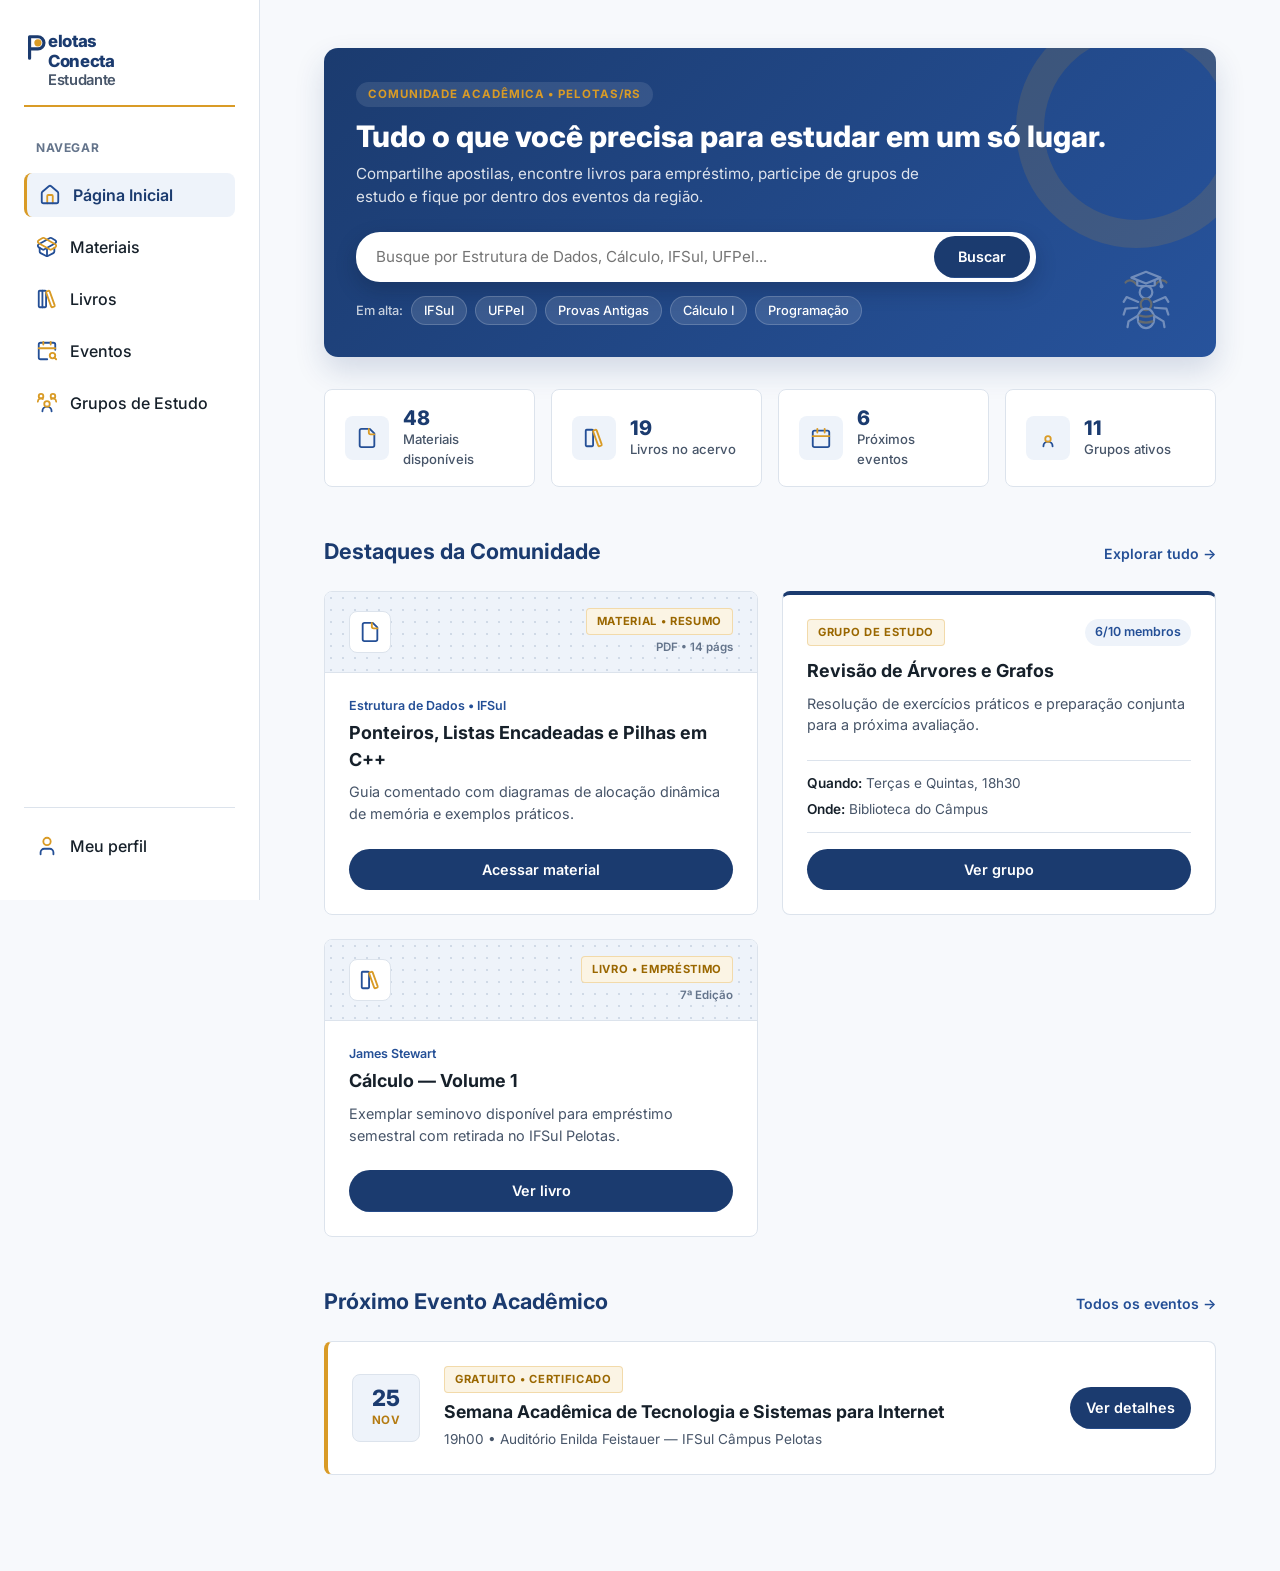
<file: CEP/index.html>
<!DOCTYPE html>
<html lang="pt-BR">
  <head>
    <meta charset="UTF-8" />
    <meta name="viewport" content="width=device-width, initial-scale=1.0" />
    <title>Pelotas Conecta Estudante - Página Inicial</title>

    <!-- Open Graph / Compartilhamento -->
    <meta property="og:title" content="Pelotas Conecta Estudante" />
    <meta property="og:type" content="website" />
    <meta name="twitter:title" content="Pelotas Conecta Estudante" />
    <meta name="twitter:card" content="summary_large_image" />

    <!-- Tipografia (Inter) -->
    <link rel="preconnect" href="https://fonts.googleapis.com" />
    <link rel="preconnect" href="https://fonts.gstatic.com" crossorigin />
    <link
      rel="stylesheet"
      href="https://fonts.googleapis.com/css2?family=Inter:wght@400;500;600;700;800&display=swap"
    />

    <!-- Estilos -->
    <link rel="stylesheet" href="./style.css" />
  </head>
  <body>
    <a href="#main-content" class="skip-link">Pular para o conteúdo</a>

    <div class="app-layout">
      <!-- Barra Lateral (Fonte principal clonada para as outras páginas via sidebar.js) -->
      <aside class="sidebar">
        <div class="sidebar-brand" aria-label="Pelotas Conecta Estudante">
          <svg class="brand-logo-svg" viewBox="0 0 28 32" aria-hidden="true">
            <path class="logo-primary" d="M6 28V5h9a6.5 6.5 0 0 1 0 13H6" />
            <circle class="logo-accent" cx="15" cy="11.5" r="2.2" />
          </svg>
          <span class="brand-name" aria-hidden="true">
            <span class="brand-word-first">elotas</span>
            <span class="brand-word">Conecta</span>
            <span class="brand-word">Estudante</span>
          </span>
        </div>

        <nav class="sidebar-nav" aria-label="Menu Principal">
          <span class="nav-section-title">Navegar</span>
          <ul class="nav-list">
            <li>
              <a href="index.html" class="nav-item active" aria-current="page">
                <svg class="icon-duotone" viewBox="0 0 24 24" aria-hidden="true">
                  <path class="icon-accent" d="M15 21v-8a1 1 0 0 0-1-1h-4a1 1 0 0 0-1 1v8" />
                  <path class="icon-primary" d="M3 10a2 2 0 0 1 .709-1.528l7-6a2 2 0 0 1 2.582 0l7 6A2 2 0 0 1 21 10v9a2 2 0 0 1-2 2H5a2 2 0 0 1-2-2z" />
                </svg>
                <span>Página Inicial</span>
              </a>
            </li>
            <li>
              <a href="materiais.html" class="nav-item">
                <svg class="icon-duotone" viewBox="0 0 24 24" aria-hidden="true">
                  <path class="icon-primary" d="M12 22v-9" />
                  <path class="icon-primary" d="M15.17 2.21a1.67 1.67 0 0 1 1.63 0L21 4.57a1.93 1.93 0 0 1 0 3.36L8.82 14.79a1.655 1.655 0 0 1-1.64 0L3 12.43a1.93 1.93 0 0 1 0-3.36z" />
                  <path class="icon-primary" d="M20 13v3.87a2.06 2.06 0 0 1-1.11 1.83l-6 3.08a1.93 1.93 0 0 1-1.78 0l-6-3.08A2.06 2.06 0 0 1 4 16.87V13" />
                  <path class="icon-accent" d="M21 12.43a1.93 1.93 0 0 0 0-3.36L8.83 2.2a1.64 1.64 0 0 0-1.63 0L3 4.57a1.93 1.93 0 0 0 0 3.36l12.18 6.86a1.636 1.636 0 0 0 1.63 0z" />
                </svg>
                <span>Materiais</span>
              </a>
            </li>
            <li>
              <a href="livros.html" class="nav-item">
                <svg class="icon-duotone" viewBox="0 0 24 24" aria-hidden="true">
                  <rect class="icon-primary" x="3" y="3" width="8" height="18" rx="1" />
                  <path class="icon-primary" d="M7 3v18" />
                  <path class="icon-accent" d="M20.4 18.9c.2.5-.1 1.1-.6 1.3l-1.9.7c-.5.2-1.1-.1-1.3-.6L11.1 5.1c-.2-.5.1-1.1.6-1.3l1.9-.7c.5-.2 1.1.1 1.3.6Z" />
                </svg>
                <span>Livros</span>
              </a>
            </li>
            <li>
              <a href="eventos.html" class="nav-item">
                <svg class="icon-duotone" viewBox="0 0 24 24" aria-hidden="true">
                  <path class="icon-primary" d="M21 10.69V5a2 2 0 0 0-2-2H5a2 2 0 0 0-2 2v14a2 2 0 0 0 2 2h7.25" />
                  <path class="icon-accent" d="M16 2v3" />
                  <path class="icon-accent" d="M8 2v3" />
                  <path class="icon-accent" d="M3 9h18" />
                  <circle class="icon-accent" cx="18" cy="17" r="3" />
                  <path class="icon-accent" d="m22 21-1.875-1.875" />
                </svg>
                <span>Eventos</span>
              </a>
            </li>
            <li>
              <a href="grupos-estudo.html" class="nav-item">
                <svg class="icon-duotone" viewBox="0 0 24 24" aria-hidden="true">
                  <path class="icon-primary" d="M17 21a5 5 0 0 0-10 0" />
                  <path class="icon-accent" d="M22 10.5a3.5 3.5 0 0 0-5.507-2.868" />
                  <path class="icon-accent" d="M7.507 7.632A3.5 3.5 0 0 0 2 10.5" />
                  <circle class="icon-accent" cx="12" cy="13" r="3" />
                  <circle class="icon-accent" cx="18.5" cy="4.5" r="2.5" />
                  <circle class="icon-accent" cx="5.5" cy="4.5" r="2.5" />
                </svg>
                <span>Grupos de Estudo</span>
              </a>
            </li>
          </ul>
        </nav>

        <div class="sidebar-footer">
          <a href="login.html" class="nav-item profile-link">
            <svg class="icon-duotone" viewBox="0 0 24 24" aria-hidden="true">
              <path class="icon-primary" d="M19 21v-2a4 4 0 0 0-4-4H9a4 4 0 0 0-4 4v2" />
              <circle class="icon-accent" cx="12" cy="7" r="4" />
            </svg>
            <span>Meu perfil</span>
          </a>
        </div>
      </aside>

      <!-- Conteúdo Principal -->
      <main id="main-content" class="main-content" tabindex="-1">
        <!-- Hero Banner de Destaque -->
        <section class="hero-banner" aria-label="Boas-vindas e busca">
          <div class="hero-banner-content">
            <span class="hero-eyebrow">Comunidade Acadêmica • Pelotas/RS</span>
            <h1 class="hero-title">Tudo o que você precisa para estudar em um só lugar.</h1>
            <p class="hero-subtitle">
              Compartilhe apostilas, encontre livros para empréstimo, participe de grupos de estudo e fique por dentro dos eventos da região.
            </p>

            <form class="search-bar" role="search">
              <input
                type="search"
                id="search-input"
                name="q"
                class="search-input"
                placeholder="Busque por Estrutura de Dados, Cálculo, IFSul, UFPel..."
              />
              <button type="submit" class="search-button">Buscar</button>
            </form>

            <div class="quick-tags">
              <span class="quick-tags-label">Em alta:</span>
              <a href="materiais.html" class="quick-tag-pill">IFSul</a>
              <a href="materiais.html" class="quick-tag-pill">UFPel</a>
              <a href="materiais.html" class="quick-tag-pill">Provas Antigas</a>
              <a href="livros.html" class="quick-tag-pill">Cálculo I</a>
              <a href="grupos-estudo.html" class="quick-tag-pill">Programação</a>
            </div>
          </div>

          <!-- Mascote Formiguinha de Pelotas -->
          <svg
            class="hero-mascot"
            viewBox="0 -6 64 70"
            fill="none"
            stroke-linecap="round"
            stroke-linejoin="round"
            aria-hidden="true"
          >
            <!-- Antenas saindo das laterais -->
            <path class="icon-accent ant-antenna-left" d="M23 15 C18 8, 13 9, 11 12" />
            <path class="icon-accent ant-antenna-right" d="M41 15 C46 8, 51 9, 53 12" />

            <!-- Chapéu de Estudante (Capelo Dourado) -->
            <polygon class="icon-primary" points="32,1 47,7 32,13 17,7" />
            <path class="icon-primary" d="M23 10.5 V14.5 C23 16, 41 16, 41 14.5 V10.5" />
            <!-- Pingente (Tassel) do capelo -->
            <path class="icon-primary" d="M46 7.5 L48 15" />
            <circle class="icon-primary" cx="48" cy="16" r="1" />

            <!-- Patinhas -->
            <path class="icon-primary" d="M24 32 L12 27 L9 32" />
            <path class="icon-primary" d="M40 32 L52 27 L55 32" />
            <path class="icon-primary" d="M23 38 L11 39 L9 45" />
            <path class="icon-primary" d="M41 38 L53 39 L55 45" />
            <path class="icon-primary" d="M24 46 L14 52 L13 58" />
            <path class="icon-primary" d="M40 46 L50 52 L51 58" />

            <!-- Corpo da Formiguinha -->
            <circle class="icon-primary" cx="32" cy="22" r="6.5" />
            <ellipse class="icon-accent" cx="32" cy="34.5" rx="5.5" ry="6" />
            <ellipse class="icon-primary" cx="32" cy="49" rx="8.5" ry="10" />

            <!-- Listras doces no abdômen -->
            <path class="icon-accent" d="M25.5 46 Q32 48.5 38.5 46" />
            <path class="icon-accent" d="M25.5 52 Q32 54.5 38.5 52" />
          </svg>
        </section>

        <!-- 1. Atalhos Rápidos por Categoria -->
        <section class="quick-stats-grid" aria-label="Acesso rápido por seção">
          <a href="materiais.html" class="stat-card">
            <div class="stat-icon-wrap">
              <svg class="icon-duotone" viewBox="0 0 24 24" aria-hidden="true">
                <path class="icon-primary" d="M15 2H6a2 2 0 0 0-2 2v16a2 2 0 0 0 2 2h12a2 2 0 0 0 2-2V7Z" />
                <path class="icon-accent" d="M14 2v4a2 2 0 0 0 2 2h4" />
              </svg>
            </div>
            <div class="stat-info">
              <span class="stat-number">48</span>
              <span class="stat-label">Materiais disponíveis</span>
            </div>
          </a>

          <a href="livros.html" class="stat-card">
            <div class="stat-icon-wrap">
              <svg class="icon-duotone" viewBox="0 0 24 24" aria-hidden="true">
                <rect class="icon-primary" x="3" y="3" width="8" height="18" rx="1" />
                <path class="icon-accent" d="M20.4 18.9c.2.5-.1 1.1-.6 1.3l-1.9.7c-.5.2-1.1-.1-1.3-.6L11.1 5.1c-.2-.5.1-1.1.6-1.3l1.9-.7c.5-.2 1.1.1 1.3.6Z" />
              </svg>
            </div>
            <div class="stat-info">
              <span class="stat-number">19</span>
              <span class="stat-label">Livros no acervo</span>
            </div>
          </a>

          <a href="eventos.html" class="stat-card">
            <div class="stat-icon-wrap">
              <svg class="icon-duotone" viewBox="0 0 24 24" aria-hidden="true">
                <rect class="icon-primary" x="3" y="4" width="18" height="18" rx="2" />
                <path class="icon-accent" d="M16 2v4M8 2v4M3 10h18" />
              </svg>
            </div>
            <div class="stat-info">
              <span class="stat-number">6</span>
              <span class="stat-label">Próximos eventos</span>
            </div>
          </a>

          <a href="grupos-estudo.html" class="stat-card">
            <div class="stat-icon-wrap">
              <svg class="icon-duotone" viewBox="0 0 24 24" aria-hidden="true">
                <path class="icon-primary" d="M17 21a5 5 0 0 0-10 0" />
                <circle class="icon-accent" cx="12" cy="13" r="3" />
              </svg>
            </div>
            <div class="stat-info">
              <span class="stat-number">11</span>
              <span class="stat-label">Grupos ativos</span>
            </div>
          </a>
        </section>

        <!-- 2. Destaques Recentes da Comunidade -->
        <section class="home-section" aria-label="Destaques recentes">
          <div class="section-header-row">
            <h2 class="section-title">Destaques da Comunidade</h2>
            <a href="materiais.html" class="section-link">Explorar tudo →</a>
          </div>

          <div class="study-materials-grid">
            <!-- Destaque de Material -->
            <article class="doc-card">
              <div class="doc-card-top">
                <div class="doc-icon-box">
                  <svg class="icon-duotone" viewBox="0 0 24 24" aria-hidden="true">
                    <path class="icon-primary" d="M15 2H6a2 2 0 0 0-2 2v16a2 2 0 0 0 2 2h12a2 2 0 0 0 2-2V7Z" />
                    <path class="icon-accent" d="M14 2v4a2 2 0 0 0 2 2h4" />
                  </svg>
                </div>
                <div class="doc-badges">
                  <span class="card-badge">MATERIAL • RESUMO</span>
                  <span class="doc-file-info">PDF • 14 págs</span>
                </div>
              </div>
              <div class="doc-body">
                <span class="doc-subject">Estrutura de Dados • IFSul</span>
                <h3 class="card-title">Ponteiros, Listas Encadeadas e Pilhas em C++</h3>
                <p class="card-description">
                  Guia comentado com diagramas de alocação dinâmica de memória e exemplos práticos.
                </p>
                <a href="materiais.html" class="card-button">Acessar material</a>
              </div>
            </article>

            <!-- Destaque de Grupo de Estudo -->
            <article class="group-card">
              <div class="group-card-header">
                <span class="card-badge">GRUPO DE ESTUDO</span>
                <span class="group-members">6/10 membros</span>
              </div>
              <h3 class="card-title">Revisão de Árvores e Grafos</h3>
              <p class="card-description">
                Resolução de exercícios práticos e preparação conjunta para a próxima avaliação.
              </p>
              <div class="group-meta">
                <div class="group-meta-item">
                  <span><strong>Quando:</strong> Terças e Quintas, 18h30</span>
                </div>
                <div class="group-meta-item">
                  <span><strong>Onde:</strong> Biblioteca do Câmpus</span>
                </div>
              </div>
              <a href="grupos-estudo.html" class="card-button">Ver grupo</a>
            </article>

            <!-- Destaque de Livro -->
            <article class="doc-card">
              <div class="doc-card-top">
                <div class="doc-icon-box">
                  <svg class="icon-duotone" viewBox="0 0 24 24" aria-hidden="true">
                    <rect class="icon-primary" x="3" y="3" width="8" height="18" rx="1" />
                    <path class="icon-accent" d="M20.4 18.9c.2.5-.1 1.1-.6 1.3l-1.9.7c-.5.2-1.1-.1-1.3-.6L11.1 5.1c-.2-.5.1-1.1.6-1.3l1.9-.7c.5-.2 1.1.1 1.3.6Z" />
                  </svg>
                </div>
                <div class="doc-badges">
                  <span class="card-badge">LIVRO • EMPRÉSTIMO</span>
                  <span class="doc-file-info">7ª Edição</span>
                </div>
              </div>
              <div class="doc-body">
                <span class="doc-subject">James Stewart</span>
                <h3 class="card-title">Cálculo — Volume 1</h3>
                <p class="card-description">
                  Exemplar seminovo disponível para empréstimo semestral com retirada no IFSul Pelotas.
                </p>
                <a href="livros.html" class="card-button">Ver livro</a>
              </div>
            </article>
          </div>
        </section>

        <!-- 3. Próximo Evento em Destaque -->
        <section class="home-section" aria-label="Próximo evento">
          <div class="section-header-row">
            <h2 class="section-title">Próximo Evento Acadêmico</h2>
            <a href="eventos.html" class="section-link">Todos os eventos →</a>
          </div>

          <article class="featured-event-banner">
            <div class="featured-event-left">
              <div class="event-date-box">
                <span class="event-date-day">25</span>
                <span class="event-date-month">NOV</span>
              </div>
              <div class="featured-event-details">
                <span class="card-badge">GRATUITO • CERTIFICADO</span>
                <h3 class="featured-event-title">
                  Semana Acadêmica de Tecnologia e Sistemas para Internet
                </h3>
                <p class="featured-event-meta">
                  19h00 • Auditório Enilda Feistauer — IFSul Câmpus Pelotas
                </p>
              </div>
            </div>
            <div class="featured-event-action">
              <a href="eventos.html" class="card-button">Ver detalhes</a>
            </div>
          </article>
        </section>
      </main>
    </div>
  </body>
</html>
</file>
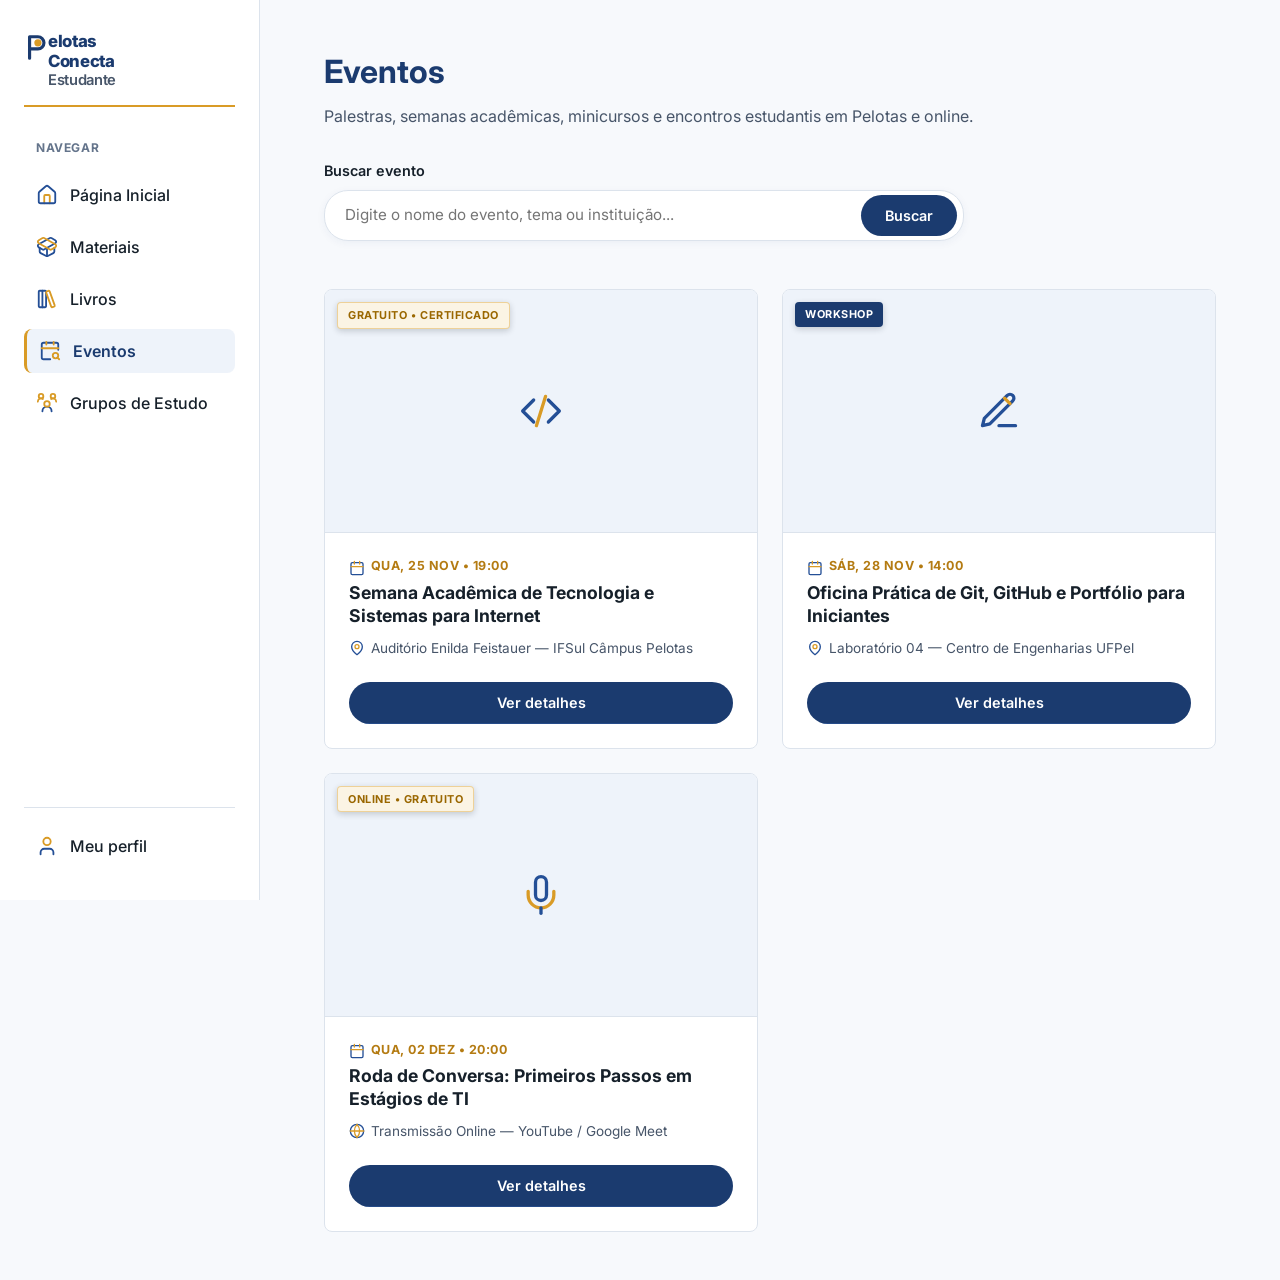
<file: CEP/eventos.html>
<!DOCTYPE html>
<html lang="pt-BR">
  <head>
    <meta charset="UTF-8" />
    <meta name="viewport" content="width=device-width, initial-scale=1.0" />
    <title>Pelotas Conecta Estudante - Eventos</title>

    <!-- Tipografia (Inter) -->
    <link rel="preconnect" href="https://fonts.googleapis.com" />
    <link rel="preconnect" href="https://fonts.gstatic.com" crossorigin />
    <link
      rel="stylesheet"
      href="https://fonts.googleapis.com/css2?family=Inter:wght@400;500;600;700;800&display=swap"
    />

    <link rel="stylesheet" href="./style.css" />
    <script src="./sidebar.js" defer></script>
  </head>
  <body>
    <a href="#main-content" class="skip-link">Pular para o conteúdo</a>

    <div class="app-layout">
      <div id="sidebar-slot"></div>

      <main id="main-content" class="main-content" tabindex="-1">
        <header class="page-header">
          <h1 class="page-title">Eventos</h1>
          <p class="page-subtitle">
            Palestras, semanas acadêmicas, minicursos e encontros estudantis em Pelotas e online.
          </p>
        </header>

        <!-- Barra de Busca -->
        <section class="search-section" aria-label="Pesquisar eventos">
          <label for="search-input" class="search-label">Buscar evento</label>
          <form class="search-bar" role="search">
            <input
              type="search"
              id="search-input"
              name="q"
              class="search-input"
              placeholder="Digite o nome do evento, tema ou instituição..."
            />
            <button type="submit" class="search-button">Buscar</button>
          </form>
        </section>

        <!-- Vitrine de Eventos -->
        <section class="events-grid" aria-label="Próximos eventos">
          <!-- Evento 1 -->
          <article class="event-card">
            <div class="event-banner">
              <span class="event-tag event-tag--free">Gratuito • Certificado</span>
              <svg class="event-banner-icon" viewBox="0 0 24 24" aria-hidden="true">
                <polyline class="icon-primary" points="16 18 22 12 16 6" />
                <polyline class="icon-primary" points="8 6 2 12 8 18" />
                <line class="icon-accent" x1="14.5" y1="4" x2="9.5" y2="20" />
              </svg>
            </div>
            <div class="event-body">
              <time class="event-date" datetime="2026-11-25T19:00">
                <svg class="event-inline-icon" viewBox="0 0 24 24" aria-hidden="true">
                  <rect class="icon-primary" x="3" y="4" width="18" height="18" rx="2" />
                  <path class="icon-accent" d="M16 2v4M8 2v4M3 10h18" />
                </svg>
                <span>QUA, 25 NOV • 19:00</span>
              </time>
              <h2 class="event-title">Semana Acadêmica de Tecnologia e Sistemas para Internet</h2>
              <p class="event-location">
                <svg class="event-inline-icon" viewBox="0 0 24 24" aria-hidden="true">
                  <path class="icon-primary" d="M20 10c0 6-8 12-8 12s-8-6-8-12a8 8 0 0 1 16 0Z" />
                  <circle class="icon-accent" cx="12" cy="10" r="3" />
                </svg>
                <span>Auditório Enilda Feistauer — IFSul Câmpus Pelotas</span>
              </p>
              <button type="button" class="card-button">Ver detalhes</button>
            </div>
          </article>

          <!-- Evento 2 -->
          <article class="event-card">
            <div class="event-banner">
              <span class="event-tag">Workshop</span>
              <svg class="event-banner-icon" viewBox="0 0 24 24" aria-hidden="true">
                <path class="icon-primary" d="M12 20h9" />
                <path class="icon-primary" d="M16.5 3.5a2.12 2.12 0 0 1 3 3L7 19l-4 1 1-4Z" />
                <path class="icon-accent" d="m15 5 3 3" />
              </svg>
            </div>
            <div class="event-body">
              <time class="event-date" datetime="2026-11-28T14:00">
                <svg class="event-inline-icon" viewBox="0 0 24 24" aria-hidden="true">
                  <rect class="icon-primary" x="3" y="4" width="18" height="18" rx="2" />
                  <path class="icon-accent" d="M16 2v4M8 2v4M3 10h18" />
                </svg>
                <span>SÁB, 28 NOV • 14:00</span>
              </time>
              <h2 class="event-title">Oficina Prática de Git, GitHub e Portfólio para Iniciantes</h2>
              <p class="event-location">
                <svg class="event-inline-icon" viewBox="0 0 24 24" aria-hidden="true">
                  <path class="icon-primary" d="M20 10c0 6-8 12-8 12s-8-6-8-12a8 8 0 0 1 16 0Z" />
                  <circle class="icon-accent" cx="12" cy="10" r="3" />
                </svg>
                <span>Laboratório 04 — Centro de Engenharias UFPel</span>
              </p>
              <button type="button" class="card-button">Ver detalhes</button>
            </div>
          </article>

          <!-- Evento 3 -->
          <article class="event-card">
            <div class="event-banner">
              <span class="event-tag event-tag--free">Online • Gratuito</span>
              <svg class="event-banner-icon" viewBox="0 0 24 24" aria-hidden="true">
                <path class="icon-primary" d="M12 2a3 3 0 0 0-3 3v7a3 3 0 0 0 6 0V5a3 3 0 0 0-3-3Z" />
                <path class="icon-accent" d="M19 10v2a7 7 0 0 1-14 0v-2" />
                <line class="icon-primary" x1="12" y1="19" x2="12" y2="22" />
              </svg>
            </div>
            <div class="event-body">
              <time class="event-date" datetime="2026-12-02T20:00">
                <svg class="event-inline-icon" viewBox="0 0 24 24" aria-hidden="true">
                  <rect class="icon-primary" x="3" y="4" width="18" height="18" rx="2" />
                  <path class="icon-accent" d="M16 2v4M8 2v4M3 10h18" />
                </svg>
                <span>QUA, 02 DEZ • 20:00</span>
              </time>
              <h2 class="event-title">Roda de Conversa: Primeiros Passos em Estágios de TI</h2>
              <p class="event-location">
                <svg class="event-inline-icon" viewBox="0 0 24 24" aria-hidden="true">
                  <circle class="icon-primary" cx="12" cy="12" r="10" />
                  <path class="icon-accent" d="M2 12h20M12 2a15.3 15.3 0 0 1 4 10 15.3 15.3 0 0 1-4 10 15.3 15.3 0 0 1-4-10 15.3 15.3 0 0 1 4-10z" />
                </svg>
                <span>Transmissão Online — YouTube / Google Meet</span>
              </p>
              <button type="button" class="card-button">Ver detalhes</button>
            </div>
          </article>
        </section>
      </main>
    </div>
  </body>
</html>
</file>
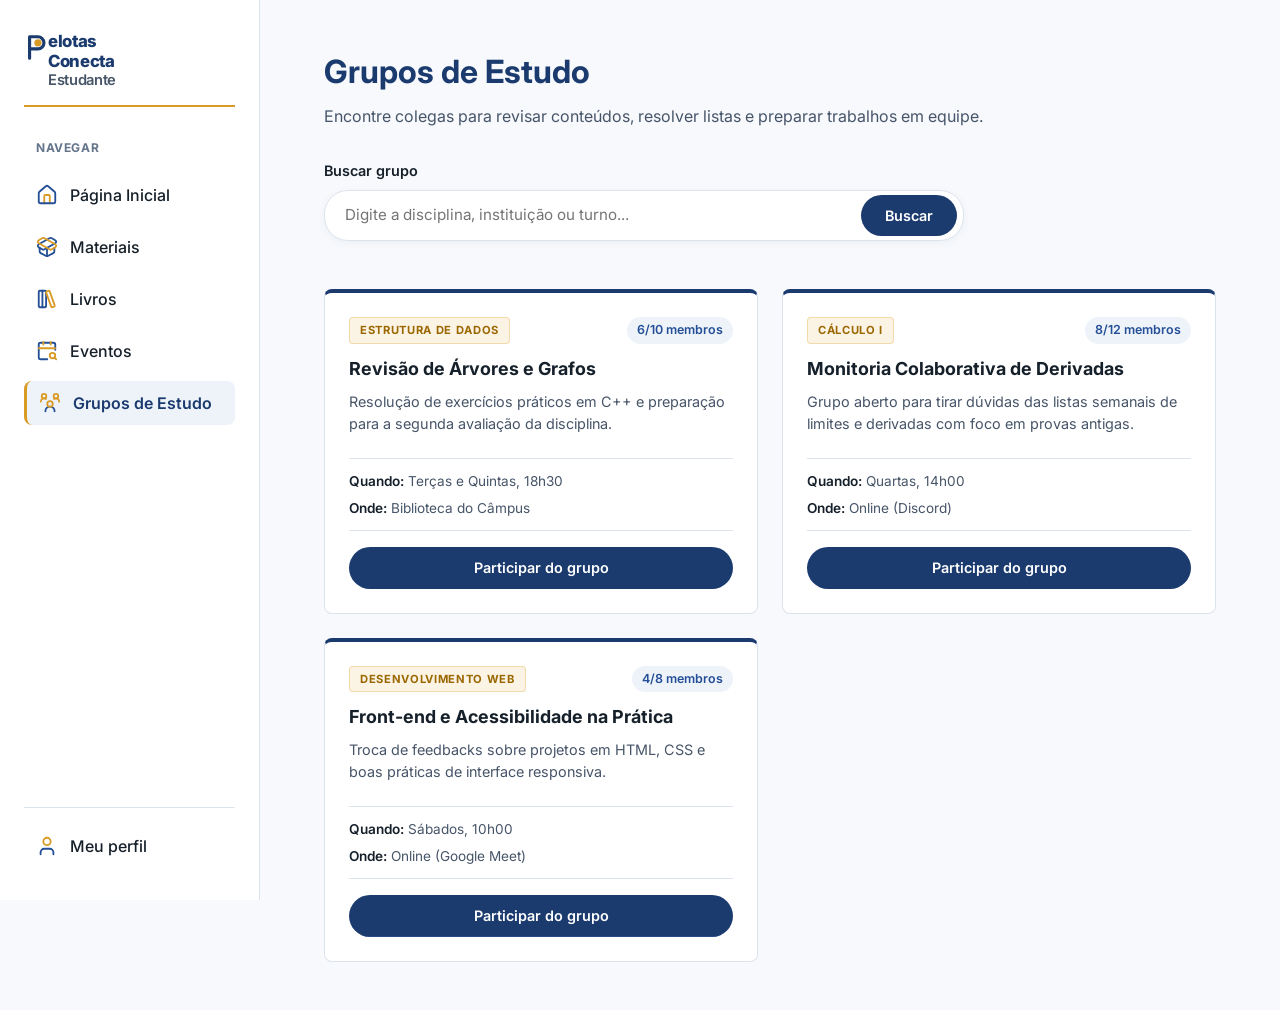
<file: CEP/grupos-estudo.html>
<!DOCTYPE html>
<html lang="pt-BR">
  <head>
    <meta charset="UTF-8" />
    <meta name="viewport" content="width=device-width, initial-scale=1.0" />
    <title>Pelotas Conecta Estudante - Grupos de Estudo</title>

    <!-- Tipografia (Inter) -->
    <link rel="preconnect" href="https://fonts.googleapis.com" />
    <link rel="preconnect" href="https://fonts.gstatic.com" crossorigin />
    <link
      rel="stylesheet"
      href="https://fonts.googleapis.com/css2?family=Inter:wght@400;500;600;700;800&display=swap"
    />

    <link rel="stylesheet" href="./style.css" />
    <script src="./sidebar.js" defer></script>
  </head>
  <body>
    <a href="#main-content" class="skip-link">Pular para o conteúdo</a>

    <div class="app-layout">
      <div id="sidebar-slot"></div>

      <main id="main-content" class="main-content" tabindex="-1">
        <header class="page-header">
          <h1 class="page-title">Grupos de Estudo</h1>
          <p class="page-subtitle">
            Encontre colegas para revisar conteúdos, resolver listas e preparar trabalhos em equipe.
          </p>
        </header>

        <!-- Barra de Busca -->
        <section class="search-section" aria-label="Pesquisar grupos de estudo">
          <label for="search-input" class="search-label">Buscar grupo</label>
          <form class="search-bar" role="search">
            <input
              type="search"
              id="search-input"
              name="q"
              class="search-input"
              placeholder="Digite a disciplina, instituição ou turno..."
            />
            <button type="submit" class="search-button">Buscar</button>
          </form>
        </section>

        <!-- Grade de Grupos de Estudo -->
        <section class="groups-grid" aria-label="Grupos disponíveis">
          <article class="group-card">
            <div class="group-card-header">
              <span class="card-badge">ESTRUTURA DE DADOS</span>
              <span class="group-members">6/10 membros</span>
            </div>
            <h2 class="card-title">Revisão de Árvores e Grafos</h2>
            <p class="card-description">
              Resolução de exercícios práticos em C++ e preparação para a segunda avaliação da disciplina.
            </p>
            <div class="group-meta">
              <div class="group-meta-item">
                <span><strong>Quando:</strong> Terças e Quintas, 18h30</span>
              </div>
              <div class="group-meta-item">
                <span><strong>Onde:</strong> Biblioteca do Câmpus</span>
              </div>
            </div>
            <button type="button" class="card-button">Participar do grupo</button>
          </article>

          <article class="group-card">
            <div class="group-card-header">
              <span class="card-badge">CÁLCULO I</span>
              <span class="group-members">8/12 membros</span>
            </div>
            <h2 class="card-title">Monitoria Colaborativa de Derivadas</h2>
            <p class="card-description">
              Grupo aberto para tirar dúvidas das listas semanais de limites e derivadas com foco em provas antigas.
            </p>
            <div class="group-meta">
              <div class="group-meta-item">
                <span><strong>Quando:</strong> Quartas, 14h00</span>
              </div>
              <div class="group-meta-item">
                <span><strong>Onde:</strong> Online (Discord)</span>
              </div>
            </div>
            <button type="button" class="card-button">Participar do grupo</button>
          </article>

          <article class="group-card">
            <div class="group-card-header">
              <span class="card-badge">DESENVOLVIMENTO WEB</span>
              <span class="group-members">4/8 membros</span>
            </div>
            <h2 class="card-title">Front-end e Acessibilidade na Prática</h2>
            <p class="card-description">
              Troca de feedbacks sobre projetos em HTML, CSS e boas práticas de interface responsiva.
            </p>
            <div class="group-meta">
              <div class="group-meta-item">
                <span><strong>Quando:</strong> Sábados, 10h00</span>
              </div>
              <div class="group-meta-item">
                <span><strong>Onde:</strong> Online (Google Meet)</span>
              </div>
            </div>
            <button type="button" class="card-button">Participar do grupo</button>
          </article>
        </section>
      </main>
    </div>
  </body>
</html>
</file>
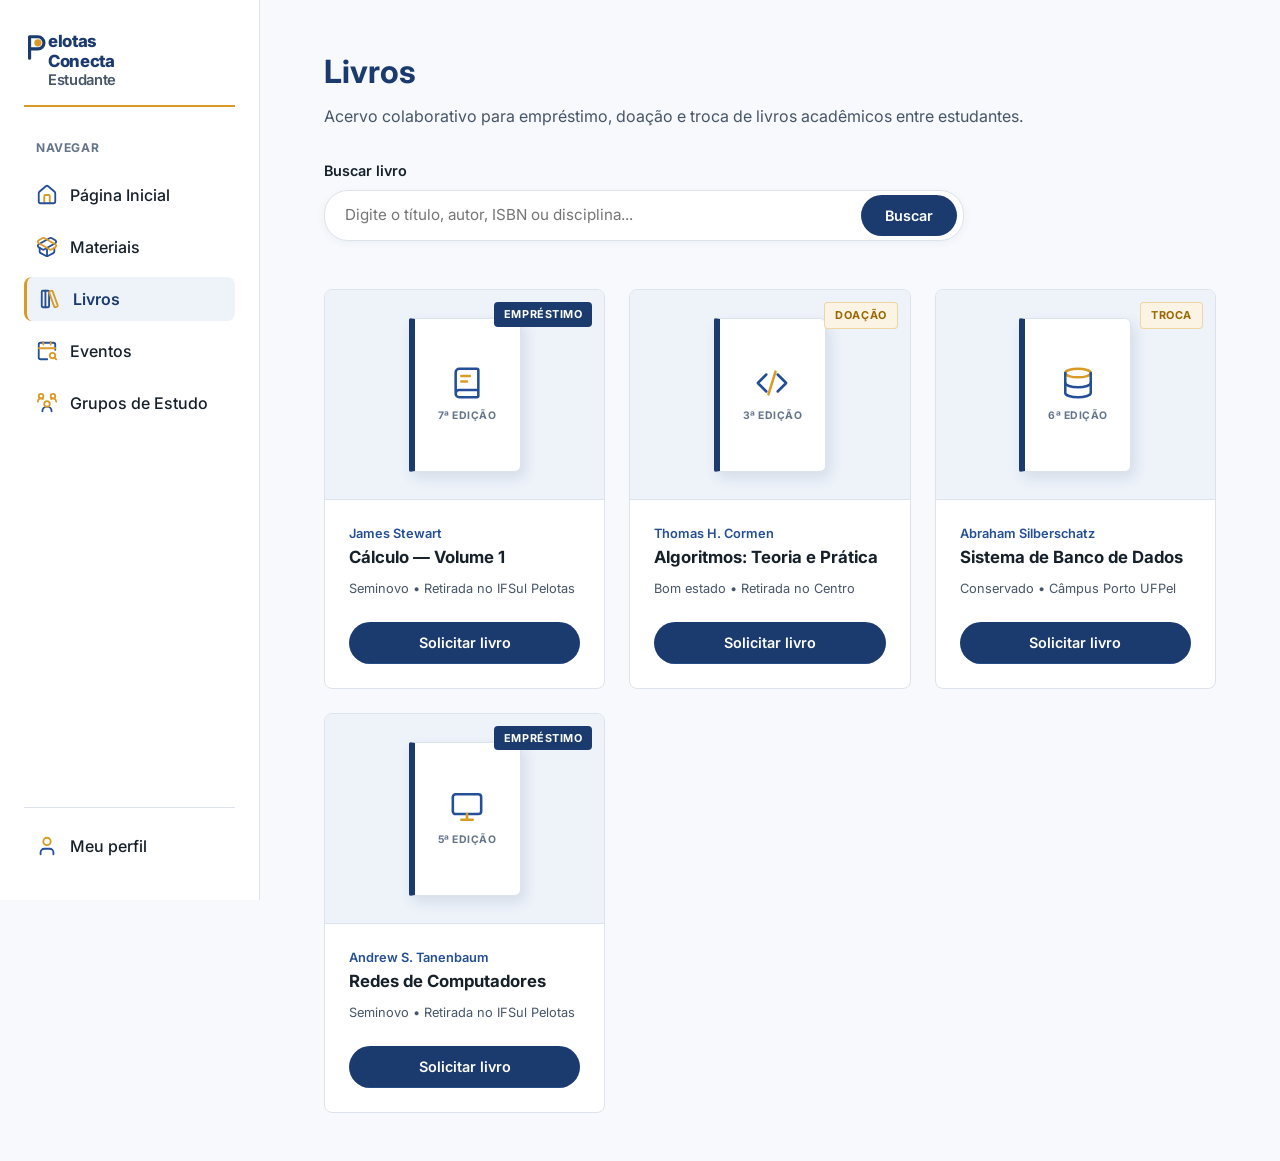
<file: CEP/livros.html>
<!DOCTYPE html>
<html lang="pt-BR">
  <head>
    <meta charset="UTF-8" />
    <meta name="viewport" content="width=device-width, initial-scale=1.0" />
    <title>Pelotas Conecta Estudante - Livros</title>

    <!-- Tipografia (Inter) -->
    <link rel="preconnect" href="https://fonts.googleapis.com" />
    <link rel="preconnect" href="https://fonts.gstatic.com" crossorigin />
    <link
      rel="stylesheet"
      href="https://fonts.googleapis.com/css2?family=Inter:wght@400;500;600;700;800&display=swap"
    />

    <link rel="stylesheet" href="./style.css" />
    <script src="./sidebar.js" defer></script>
  </head>
  <body>
    <a href="#main-content" class="skip-link">Pular para o conteúdo</a>

    <div class="app-layout">
      <div id="sidebar-slot"></div>

      <main id="main-content" class="main-content" tabindex="-1">
        <header class="page-header">
          <h1 class="page-title">Livros</h1>
          <p class="page-subtitle">
            Acervo colaborativo para empréstimo, doação e troca de livros acadêmicos entre estudantes.
          </p>
        </header>

        <!-- Barra de Busca -->
        <section class="search-section" aria-label="Pesquisar livros">
          <label for="search-input" class="search-label">Buscar livro</label>
          <form class="search-bar" role="search">
            <input
              type="search"
              id="search-input"
              name="q"
              class="search-input"
              placeholder="Digite o título, autor, ISBN ou disciplina..."
            />
            <button type="submit" class="search-button">Buscar</button>
          </form>
        </section>

        <!-- Estante de Livros -->
        <section class="books-grid" aria-label="Livros disponíveis">
          <!-- Livro 1 -->
          <article class="book-card">
            <div class="book-cover">
              <span class="book-tag book-tag--loan">Empréstimo</span>
              <div class="book-spine-mockup">
                <svg class="book-cover-icon" viewBox="0 0 24 24" aria-hidden="true">
                  <path class="icon-primary" d="M4 19.5v-15A2.5 2.5 0 0 1 6.5 2H19a1 1 0 0 1 1 1v18a1 1 0 0 1-1 1H6.5a1 1 0 0 1 0-5H20" />
                  <path class="icon-accent" d="M8 7h6M8 11h4" />
                </svg>
                <span class="book-edition-label">7ª Edição</span>
              </div>
            </div>
            <div class="book-body">
              <span class="book-author">James Stewart</span>
              <h2 class="book-title">Cálculo — Volume 1</h2>
              <p class="book-meta">
                <span>Seminovo • Retirada no IFSul Pelotas</span>
              </p>
              <button type="button" class="card-button">Solicitar livro</button>
            </div>
          </article>

          <!-- Livro 2 -->
          <article class="book-card">
            <div class="book-cover">
              <span class="book-tag">Doação</span>
              <div class="book-spine-mockup">
                <svg class="book-cover-icon" viewBox="0 0 24 24" aria-hidden="true">
                  <polyline class="icon-primary" points="16 18 22 12 16 6" />
                  <polyline class="icon-primary" points="8 6 2 12 8 18" />
                  <line class="icon-accent" x1="14.5" y1="4" x2="9.5" y2="20" />
                </svg>
                <span class="book-edition-label">3ª Edição</span>
              </div>
            </div>
            <div class="book-body">
              <span class="book-author">Thomas H. Cormen</span>
              <h2 class="book-title">Algoritmos: Teoria e Prática</h2>
              <p class="book-meta">
                <span>Bom estado • Retirada no Centro</span>
              </p>
              <button type="button" class="card-button">Solicitar livro</button>
            </div>
          </article>

          <!-- Livro 3 -->
          <article class="book-card">
            <div class="book-cover">
              <span class="book-tag">Troca</span>
              <div class="book-spine-mockup">
                <svg class="book-cover-icon" viewBox="0 0 24 24" aria-hidden="true">
                  <ellipse class="icon-accent" cx="12" cy="5" rx="9" ry="3" />
                  <path class="icon-primary" d="M3 5v14a9 3 0 0 0 18 0V5" />
                  <path class="icon-primary" d="M3 12a9 3 0 0 0 18 0" />
                </svg>
                <span class="book-edition-label">6ª Edição</span>
              </div>
            </div>
            <div class="book-body">
              <span class="book-author">Abraham Silberschatz</span>
              <h2 class="book-title">Sistema de Banco de Dados</h2>
              <p class="book-meta">
                <span>Conservado • Câmpus Porto UFPel</span>
              </p>
              <button type="button" class="card-button">Solicitar livro</button>
            </div>
          </article>

          <!-- Livro 4 -->
          <article class="book-card">
            <div class="book-cover">
              <span class="book-tag book-tag--loan">Empréstimo</span>
              <div class="book-spine-mockup">
                <svg class="book-cover-icon" viewBox="0 0 24 24" aria-hidden="true">
                  <rect class="icon-primary" x="2" y="3" width="20" height="14" rx="2" />
                  <line class="icon-accent" x1="8" y1="21" x2="16" y2="21" />
                  <line class="icon-accent" x1="12" y1="17" x2="12" y2="21" />
                </svg>
                <span class="book-edition-label">5ª Edição</span>
              </div>
            </div>
            <div class="book-body">
              <span class="book-author">Andrew S. Tanenbaum</span>
              <h2 class="book-title">Redes de Computadores</h2>
              <p class="book-meta">
                <span>Seminovo • Retirada no IFSul Pelotas</span>
              </p>
              <button type="button" class="card-button">Solicitar livro</button>
            </div>
          </article>
        </section>
      </main>
    </div>
  </body>
</html>
</file>
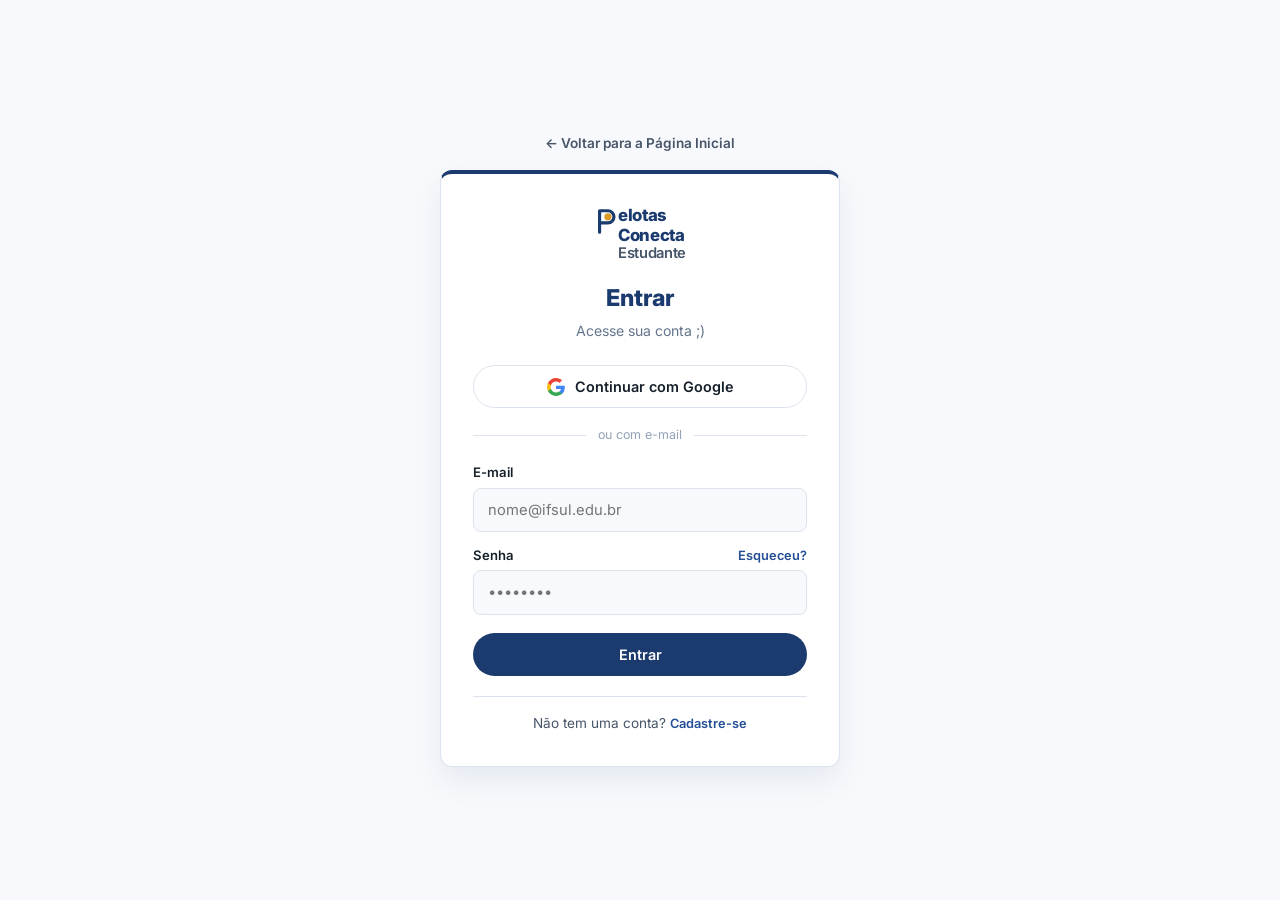
<file: CEP/login.html>
<!DOCTYPE html>
<html lang="pt-BR">
  <head>
    <meta charset="UTF-8" />
    <meta name="viewport" content="width=device-width, initial-scale=1.0" />
    <title>Pelotas Conecta Estudante - Entrar</title>

    <link rel="preconnect" href="https://fonts.googleapis.com" />
    <link rel="preconnect" href="https://fonts.gstatic.com" crossorigin />
    <link
      rel="stylesheet"
      href="https://fonts.googleapis.com/css2?family=Inter:wght@400;500;600;700;800&display=swap"
    />
    <link rel="stylesheet" href="./style.css" />
  </head>
  <body>
    <main class="auth-page">
      <a href="index.html" class="auth-back-link">← Voltar para a Página Inicial</a>

      <section class="auth-card" aria-labelledby="auth-heading">
        <!-- Logo Compacta -->
       <!-- Logo Compacta (Mesma da Sidebar) -->
        <div class="auth-brand" aria-hidden="true">
          <svg class="brand-logo-svg" viewBox="0 0 28 32">
            <path class="logo-primary" d="M6 28V5h9a6.5 6.5 0 0 1 0 13H6" />
            <circle class="logo-accent" cx="15" cy="11.5" r="2.2" />
          </svg>
          <span class="brand-name">
            <span class="brand-word-first">elotas</span>
            <span class="brand-word">Conecta</span>
            <span class="brand-word">Estudante</span>
          </span>
        </div>

        <header class="auth-header">
          <h1 id="auth-heading" class="auth-title">Entrar</h1>
          <p id="auth-subtitle" class="auth-subtitle">Acesse sua conta ;) </p>
        </header>

        <!-- Botão Google -->
        <button type="button" id="google-login-btn" class="google-btn">
          <svg width="18" height="18" viewBox="0 0 24 24" aria-hidden="true">
            <path fill="#4285F4" d="M23.745 12.27c0-.7-.06-1.4-.19-2.07H12v4.51h6.6c-.29 1.52-1.14 2.82-2.4 3.68v3.05h3.88c2.27-2.09 3.665-5.17 3.665-9.17Z"/>
            <path fill="#34A853" d="M12 24c3.24 0 5.95-1.08 7.93-2.91l-3.88-3.05c-1.08.72-2.45 1.16-4.05 1.16-3.12 0-5.77-2.11-6.72-4.96H1.29v3.14C3.26 21.3 7.31 24 12 24Z"/>
            <path fill="#FBBC05" d="M5.28 14.24c-.24-.72-.38-1.49-.38-2.24s.14-1.52.38-2.24V6.62H1.29C.47 8.24 0 10.06 0 12s.47 3.76 1.29 5.38l3.99-3.14Z"/>
            <path fill="#EA4335" d="M12 4.75c1.77 0 3.35.61 4.6 1.8l3.42-3.42C17.95 1.19 15.24 0 12 0 7.31 0 3.26 2.7 1.29 6.62l3.99 3.14c.95-2.85 3.6-4.96 6.72-4.96Z"/>
          </svg>
          <span>Continuar com Google</span>
        </button>

        <div class="auth-divider">ou com e-mail</div>

        <!-- Formulário de Login -->
        <form id="form-login" class="auth-form">
          <div class="form-group">
            <label for="login-email" class="form-label">E-mail</label>
            <input type="email" id="login-email" class="form-input" placeholder="nome@ifsul.edu.br" required />
          </div>

          <div class="form-group">
            <div class="form-label-row">
              <label for="login-password" class="form-label">Senha</label>
              <a href="#" class="auth-link">Esqueceu?</a>
            </div>
            <input type="password" id="login-password" class="form-input" placeholder="••••••••" required />
          </div>

          <button type="submit" class="card-button auth-submit">Entrar</button>
        </form>

        <!-- Formulário de Cadastro (Oculto até clicar em "Cadastre-se") -->
        <form id="form-register" class="auth-form" hidden>
          <div class="form-group">
            <label for="reg-name" class="form-label">Nome</label>
            <input type="text" id="reg-name" class="form-input" placeholder="Seu nome" required />
          </div>

          <div class="form-group">
            <label for="reg-inst" class="form-label">Instituição</label>
            <select id="reg-inst" class="form-input" required>
              <option value="">Selecione...</option>
              <option value="ifsul">IFSul</option>
              <option value="ufpel">UFPel</option>
              <option value="ucpel">UCPel</option>
              <option value="outra">Outra</option>
            </select>
          </div>

          <div class="form-group">
            <label for="reg-email" class="form-label">E-mail</label>
            <input type="email" id="reg-email" class="form-input" placeholder="seuemail@exemplo.com" required />
          </div>

          <div class="form-group">
            <label for="reg-password" class="form-label">Senha</label>
            <input type="password" id="reg-password" class="form-input" placeholder="Mínimo 8 caracteres" minlength="8" required />
          </div>

          <button type="submit" class="card-button auth-submit">Criar conta</button>
        </form>

        <p class="auth-switch">
          <span id="switch-text">Não tem uma conta?</span>
          <button type="button" id="switch-btn" class="auth-link">Cadastre-se</button>
        </p>
      </section>
    </main>

    <script>
      const switchBtn = document.getElementById('switch-btn');
      const switchText = document.getElementById('switch-text');
      const loginForm = document.getElementById('form-login');
      const registerForm = document.getElementById('form-register');
      const heading = document.getElementById('auth-heading');
      const subtitle = document.getElementById('auth-subtitle');

      let isLogin = true;

      switchBtn.addEventListener('click', () => {
        isLogin = !isLogin;
        loginForm.hidden = !isLogin;
        registerForm.hidden = isLogin;
        heading.textContent = isLogin ? 'Entrar' : 'Criar conta';
        subtitle.textContent = isLogin ? 'Acesse sua conta de estudante' : 'Junte-se aos estudantes de Pelotas';
        switchText.textContent = isLogin ? 'Não tem uma conta?' : 'Já tem uma conta?';
        switchBtn.textContent = isLogin ? 'Cadastre-se' : 'Fazer login';
      });
    </script>
  </body>
</html>
</file>
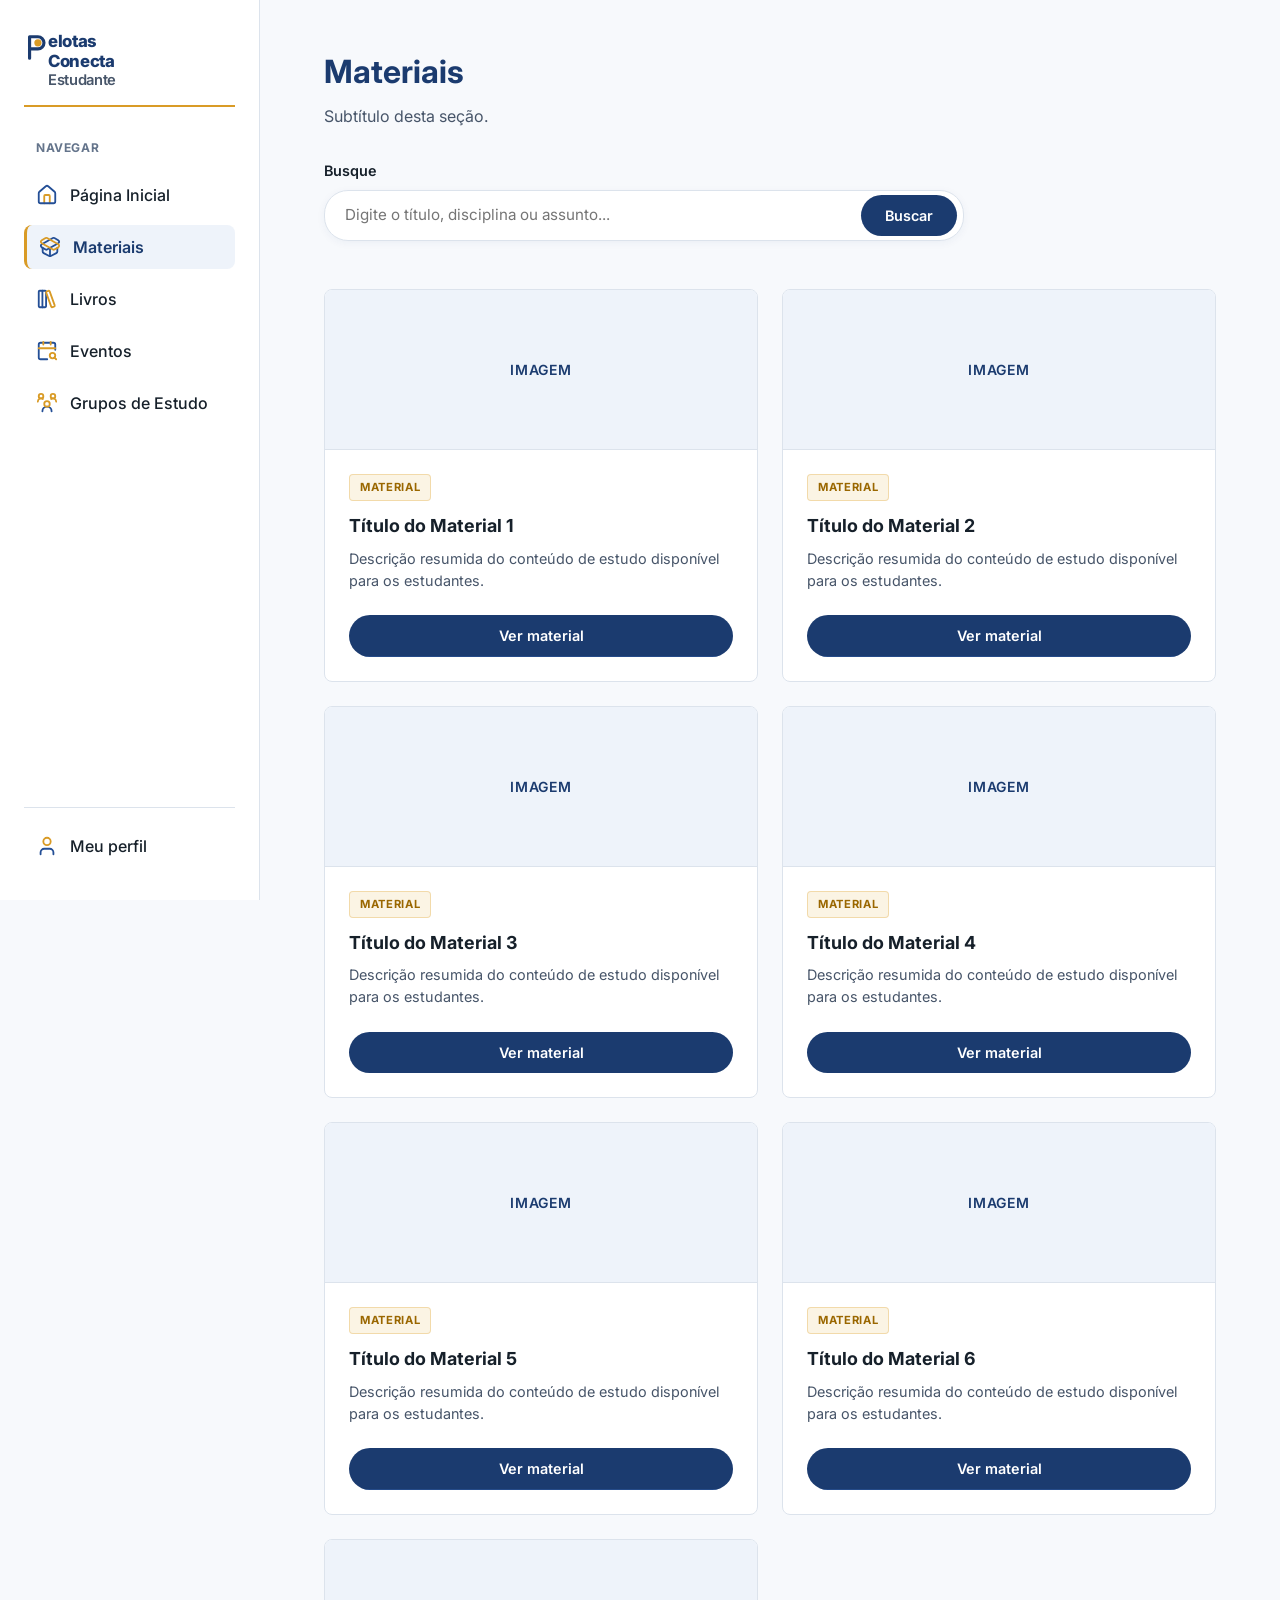
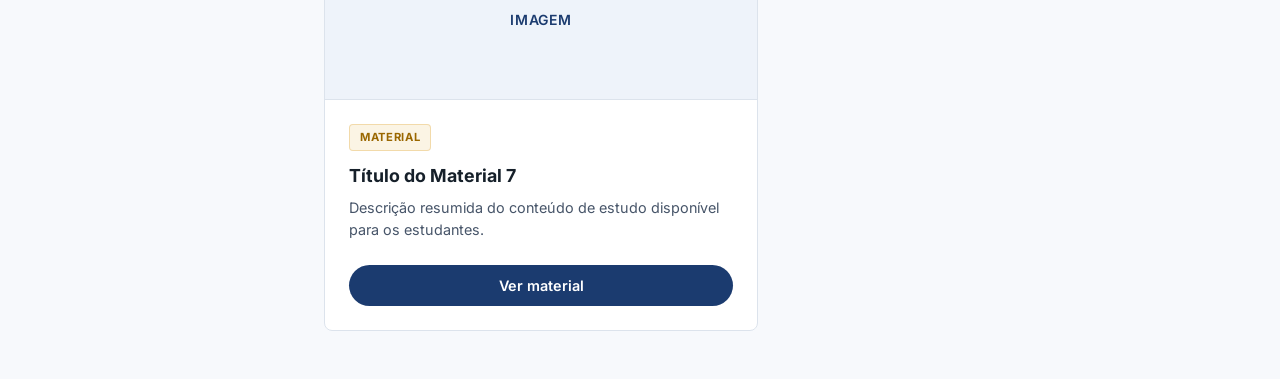
<file: CEP/materiais.html>
<!DOCTYPE html>
<html lang="pt-BR">
  <head>
    <meta charset="UTF-8" />
    <meta name="viewport" content="width=device-width, initial-scale=1.0" />
    <!-- 1. Troque apenas o nome da página no título -->
    <title>Pelotas Conecta Estudante - Materiais</title>

    <!-- Tipografia (Inter) -->
    <link rel="preconnect" href="https://fonts.googleapis.com" />
    <link rel="preconnect" href="https://fonts.gstatic.com" crossorigin />
    <link
      rel="stylesheet"
      href="https://fonts.googleapis.com/css2?family=Inter:wght@400;500;600;700;800&display=swap"
    />

    <!-- CSS único e Script da Sidebar -->
    <link rel="stylesheet" href="./style.css" />
    <script src="./sidebar.js" defer></script>
  </head>
  <body>
    <a href="#main-content" class="skip-link">Pular para o conteúdo</a>

    <div class="app-layout">
      <!-- 2. Onde a sidebar do index.html entra automaticamente -->
      <div id="sidebar-slot"></div>

      <!-- 3. Conteúdo exclusivo da página nova começa aqui -->
      <main id="main-content" class="main-content" tabindex="-1">
        <header class="page-header">
          <h1 class="page-title">Materiais</h1>
          <p class="page-subtitle">Subtítulo desta seção.</p>
        </header>
   <!-- Barra de Busca -->
        <section class="search-section" aria-label="Pesquisar materiais">
          <label for="search-input" class="search-label">Busque</label>
          <form class="search-bar" role="search">
            <input
              type="search"
              id="search-input"
              name="q"
              class="search-input"
              placeholder="Digite o título, disciplina ou assunto..."
            />
            <button type="submit" class="search-button">Buscar</button>
          </form>
        </section>

        <!-- Grade de Materiais -->
        <section class="materials-grid" aria-label="Materiais em destaque">
          <article class="material-card">
            <div class="card-image-placeholder">
              <span>Imagem</span>
            </div>
            <div class="card-body">
              <span class="card-badge">MATERIAL</span>
              <h2 class="card-title">Título do Material 1</h2>
              <p class="card-description">
                Descrição resumida do conteúdo de estudo disponível para os estudantes.
              </p>
              <button type="button" class="card-button">Ver material</button>
            </div>
          </article>

          <article class="material-card">
            <div class="card-image-placeholder">
              <span>Imagem</span>
            </div>
            <div class="card-body">
              <span class="card-badge">MATERIAL</span>
              <h2 class="card-title">Título do Material 2</h2>
              <p class="card-description">
                Descrição resumida do conteúdo de estudo disponível para os estudantes.
              </p>
              <button type="button" class="card-button">Ver material</button>
            </div>
          </article>

          <article class="material-card">
            <div class="card-image-placeholder">
              <span>Imagem</span>
            </div>
            <div class="card-body">
              <span class="card-badge">MATERIAL</span>
              <h2 class="card-title">Título do Material 3</h2>
              <p class="card-description">
                Descrição resumida do conteúdo de estudo disponível para os estudantes.
              </p>
              <button type="button" class="card-button">Ver material</button>
            </div>
          </article>

          <article class="material-card">
            <div class="card-image-placeholder">
              <span>Imagem</span>
            </div>
            <div class="card-body">
              <span class="card-badge">MATERIAL</span>
              <h2 class="card-title">Título do Material 4</h2>
              <p class="card-description">
                Descrição resumida do conteúdo de estudo disponível para os estudantes.
              </p>
              <button type="button" class="card-button">Ver material</button>
            </div>
          </article>

          <article class="material-card">
            <div class="card-image-placeholder">
              <span>Imagem</span>
            </div>
            <div class="card-body">
              <span class="card-badge">MATERIAL</span>
              <h2 class="card-title">Título do Material 5</h2>
              <p class="card-description">
                Descrição resumida do conteúdo de estudo disponível para os estudantes.
              </p>
              <button type="button" class="card-button">Ver material</button>
            </div>
          </article>

          <article class="material-card">
            <div class="card-image-placeholder">
              <span>Imagem</span>
            </div>
            <div class="card-body">
              <span class="card-badge">MATERIAL</span>
              <h2 class="card-title">Título do Material 6</h2>
              <p class="card-description">
                Descrição resumida do conteúdo de estudo disponível para os estudantes.
              </p>
              <button type="button" class="card-button">Ver material</button>
            </div>
          </article>

          <article class="material-card">
            <div class="card-image-placeholder">
              <span>Imagem</span>
            </div>
            <div class="card-body">
              <span class="card-badge">MATERIAL</span>
              <h2 class="card-title">Título do Material 7</h2>
              <p class="card-description">
                Descrição resumida do conteúdo de estudo disponível para os estudantes.
              </p>
              <button type="button" class="card-button">Ver material</button>
            </div>
          </article>
        </section>
      </main>
    </div>
  </body>
</html>
</file>
<file: CEP/style.css>
/* 1. Design Tokens (Identidade Pelotas + Estudante) */
:root {
  --dl-color-theme-primary1: #1b3b6f;       /* Azul Pelotas Profundo */
  --dl-color-theme-primary2: #244f96;       /* Azul Destaque Ativo */
  --dl-color-theme-hoverB: #3565b3;         /* Azul Hover Botões */
  --dl-color-theme-secondary1: #ffffff;     /* Branco Puro (Cards e Sidebar) */
  --dl-color-theme-secondary2: #eef3fa;     /* Azul Névoa (Fundos suaves) */
  --dl-color-theme-accent1: #ffffff;        /* Texto sobre botões primários */
  --dl-color-theme-accent2: #d99b26;        /* Dourado / Ocre de Pelotas */
  --dl-color-theme-accent2-soft: #fbf4e4;   /* Creme Suave (Badges) */
  --dl-color-theme-neutral-dark: #16202a;   /* Texto principal */
  --dl-color-theme-neutral-light: #f7f9fc;  /* Fundo geral */
  --dl-color-theme-border: #dce3ec;         /* Bordas sutis */

  --dl-layout-space-halfunit: 8px;
  --dl-layout-space-unit: 16px;
  --dl-layout-space-oneandhalfunits: 24px;
  --dl-layout-space-twounits: 32px;
  --dl-layout-space-threeunits: 48px;
  --dl-layout-space-fourunits: 64px;

  --dl-layout-radius-radius4: 4px;
  --dl-layout-radius-radius8: 8px;
  --dl-layout-radius-cardradius: 8px;
  --dl-layout-radius-inputradius: 24px;
  --dl-layout-radius-buttonradius: 24px;
}

/* 2. Reset, Acessibilidade e Utilitários */
*, *::before, *::after {
  box-sizing: border-box;
  margin: 0;
  padding: 0;
  border: 0 solid transparent;
  -webkit-font-smoothing: antialiased;
}

html { font-family: "Inter", system-ui, -apple-system, sans-serif; font-size: 16px; line-height: 1.5; scroll-behavior: smooth; }
body { color: var(--dl-color-theme-neutral-dark); background-color: var(--dl-color-theme-neutral-light); min-height: 100vh; }

a { color: inherit; text-decoration: none; }
ul { list-style: none; }
img { display: block; max-width: 100%; }
button, input { font: inherit; }
button { cursor: pointer; background: transparent; }
:focus-visible { outline: 2px solid var(--dl-color-theme-accent2); outline-offset: 2px; }

.skip-link {
  position: fixed;
  top: -100px;
  left: 8px;
  z-index: 1000;
  padding: 10px 16px;
  border-radius: 0 0 6px 6px;
  background: var(--dl-color-theme-primary1);
  color: var(--dl-color-theme-accent1);
  font-weight: 600;
  font-size: 0.875rem;
  transition: top 0.15s ease;
}
.skip-link:focus { top: 0; }

/* Ícones Duotone */
:is(.icon-duotone, .event-inline-icon, .event-banner-icon, .book-cover-icon) { fill: none; stroke-linecap: round; stroke-linejoin: round; flex-shrink: 0; }
.icon-duotone { width: 22px; height: 22px; stroke-width: 2; transition: transform 0.2s ease; }
.event-inline-icon { width: 16px; height: 16px; margin-top: 2px; stroke-width: 2; }
.event-banner-icon { width: 44px; height: 44px; stroke-width: 1.8; transition: transform 0.3s ease; }
.book-cover-icon { width: 34px; height: 34px; stroke-width: 1.8; }
.icon-primary { stroke: var(--dl-color-theme-primary2); }
.icon-accent { stroke: var(--dl-color-theme-accent2); }

/* 3. Botões, Grades e Cards Base */
:is(.card-button, .search-button) {
  position: relative;
  overflow: hidden;
  z-index: 1;
  background-color: var(--dl-color-theme-primary1);
  color: var(--dl-color-theme-accent1);
  font-weight: 600;
  font-size: 0.9rem;
  border-radius: var(--dl-layout-radius-buttonradius);
  transition: transform 0.15s ease;
}
.card-button { display: block; width: 100%; padding: 10px 16px; text-align: center; }
.search-button { padding: 10px 24px; }

:is(.card-button, .search-button)::before {
  content: "";
  position: absolute;
  inset: 0;
  background-color: var(--dl-color-theme-hoverB);
  transform: translateY(100%);
  transition: transform 0.28s cubic-bezier(0.22, 1, 0.36, 1);
  z-index: -1;
}
:is(.card-button, .search-button):hover::before { transform: translateY(0); }
:is(.card-button, .search-button):active { transform: scale(0.97); }

:is(.materials-grid, .study-materials-grid, .events-grid) { display: grid; grid-template-columns: repeat(auto-fill, minmax(285px, 1fr)); gap: var(--dl-layout-space-oneandhalfunits); }
.groups-grid { display: grid; grid-template-columns: repeat(auto-fill, minmax(310px, 1fr)); gap: var(--dl-layout-space-oneandhalfunits); }
.books-grid { display: grid; grid-template-columns: repeat(auto-fill, minmax(240px, 1fr)); gap: var(--dl-layout-space-oneandhalfunits); }

:is(.material-card, .doc-card, .group-card, .event-card, .book-card) {
  background-color: var(--dl-color-theme-secondary1);
  border: 1px solid var(--dl-color-theme-border);
  border-radius: var(--dl-layout-radius-cardradius);
  overflow: hidden;
  display: flex;
  flex-direction: column;
  transition: transform 0.25s ease, box-shadow 0.25s ease, border-color 0.25s ease;
}
:is(.material-card, .doc-card, .event-card, .book-card):hover { transform: translateY(-4px); border-color: var(--dl-color-theme-accent2); box-shadow: 0 12px 24px rgba(27, 59, 111, 0.1); }
:is(.card-body, .doc-body, .event-body, .book-body) { padding: var(--dl-layout-space-oneandhalfunits); display: flex; flex-direction: column; flex: 1; }

.card-badge {
  align-self: flex-start;
  font-size: 0.7rem;
  font-weight: 700;
  letter-spacing: 0.06em;
  color: #9a6700;
  background-color: var(--dl-color-theme-accent2-soft);
  border: 1px solid rgba(217, 155, 38, 0.3);
  padding: 4px 10px;
  border-radius: var(--dl-layout-radius-radius4);
  margin-bottom: 12px;
}
.card-title { font-size: 1.12rem; font-weight: 700; margin-bottom: var(--dl-layout-space-halfunit); }
.card-description { font-size: 0.9rem; color: #475569; margin-bottom: var(--dl-layout-space-oneandhalfunits); flex: 1; }

/* 4. Layout Principal e Sidebar */
.app-layout { display: flex; min-height: 100vh; width: 100%; }

.sidebar {
  width: 260px;
  flex-shrink: 0;
  background-color: var(--dl-color-theme-secondary1);
  border-right: 1px solid var(--dl-color-theme-border);
  padding: var(--dl-layout-space-twounits) var(--dl-layout-space-oneandhalfunits);
  display: flex;
  flex-direction: column;
  justify-content: space-between;
  position: sticky;
  top: 0;
  height: 100vh;
}

.sidebar-brand { display: flex; align-items: flex-start; gap: 2px; margin-bottom: var(--dl-layout-space-twounits); padding-bottom: var(--dl-layout-space-unit); border-bottom: 2px solid var(--dl-color-theme-accent2); }
.brand-logo-svg { width: 26px; height: 30px; flex-shrink: 0; fill: none; stroke-width: 3.4; stroke-linecap: round; stroke-linejoin: round; }
.logo-primary { stroke: var(--dl-color-theme-primary1); }
.logo-accent { stroke: var(--dl-color-theme-accent2); fill: var(--dl-color-theme-accent2); }

.brand-name { display: flex; flex-direction: column; font-weight: 800; font-size: 1.05rem; line-height: 1.18; letter-spacing: -0.02em; color: var(--dl-color-theme-primary1); }
:is(.brand-word-first, .brand-word) { margin-left: -4px; }
.brand-word:last-child { color: #475569; font-weight: 600; font-size: 0.92rem; }

.sidebar-nav { flex: 1; }
.nav-section-title { display: block; font-size: 0.75rem; font-weight: 700; text-transform: uppercase; letter-spacing: 0.05em; color: #64748b; margin-bottom: var(--dl-layout-space-unit); padding-left: 12px; }
.nav-list { display: flex; flex-direction: column; gap: var(--dl-layout-space-halfunit); }

.nav-item {
  position: relative;
  overflow: hidden;
  z-index: 1;
  display: flex;
  align-items: center;
  gap: 12px;
  padding: 10px 12px;
  border-radius: var(--dl-layout-radius-radius8);
  font-weight: 500;
  transition: color 0.2s ease;
}
.nav-item::before { content: ""; position: absolute; inset: 0; background-color: var(--dl-color-theme-secondary2); transform: scaleX(0); transform-origin: left; transition: transform 0.35s ease; z-index: -1; }
.nav-item:hover { color: var(--dl-color-theme-primary1); }
.nav-item:hover::before { transform: scaleX(1); }
.nav-item:hover .icon-duotone { transform: scale(1.08); }
.nav-item.active { background-color: var(--dl-color-theme-secondary2); color: var(--dl-color-theme-primary1); font-weight: 600; border-left: 3px solid var(--dl-color-theme-accent2); }
.sidebar-footer { padding-top: var(--dl-layout-space-unit); border-top: 1px solid var(--dl-color-theme-border); }

/* 5. Área Principal, Hero Banner e Busca */
.main-content { flex: 1; max-width: 1320px; padding: var(--dl-layout-space-threeunits) var(--dl-layout-space-fourunits); }
.page-header { margin-bottom: var(--dl-layout-space-twounits); }
.page-title { font-size: 2rem; font-weight: 700; color: var(--dl-color-theme-primary1); margin-bottom: var(--dl-layout-space-halfunit); }
.page-subtitle { color: #475569; }

.search-section { margin-bottom: var(--dl-layout-space-threeunits); }
.search-label { display: block; font-weight: 600; font-size: 0.9rem; margin-bottom: var(--dl-layout-space-halfunit); }

.search-bar {
  display: flex;
  align-items: center;
  max-width: 640px;
  background-color: var(--dl-color-theme-secondary1);
  border: 1px solid var(--dl-color-theme-border);
  border-radius: var(--dl-layout-radius-inputradius);
  padding: 4px 6px 4px 20px;
  box-shadow: 0 2px 8px rgba(27, 59, 111, 0.05);
  transition: border-color 0.2s ease, box-shadow 0.2s ease;
}
.search-bar:focus-within { border-color: var(--dl-color-theme-primary1); box-shadow: 0 0 0 3px var(--dl-color-theme-secondary2); }
.search-input { flex: 1; background: transparent; outline: none; font-size: 0.95rem; }

.hero-banner {
  position: relative;
  overflow: hidden;
  background: linear-gradient(135deg, var(--dl-color-theme-primary1) 0%, #27539c 100%);
  color: var(--dl-color-theme-accent1);
  border-radius: 14px;
  padding: var(--dl-layout-space-twounits);
  margin-bottom: var(--dl-layout-space-twounits);
  box-shadow: 0 14px 30px rgba(27, 59, 111, 0.16);
}
.hero-banner::after { content: ""; position: absolute; right: -40px; top: -40px; width: 240px; height: 240px; border-radius: 50%; border: 28px solid rgba(217, 155, 38, 0.14); pointer-events: none; }
.hero-banner-content { position: relative; z-index: 2; }
.hero-eyebrow { display: inline-block; font-size: 0.72rem; font-weight: 700; text-transform: uppercase; letter-spacing: 0.08em; color: var(--dl-color-theme-accent2); background: rgba(255, 255, 255, 0.1); padding: 4px 12px; border-radius: 20px; margin-bottom: 12px; }
.hero-title { font-size: 1.85rem; font-weight: 800; line-height: 1.2; margin-bottom: 8px; }
.hero-subtitle { font-size: 0.95rem; color: rgba(255, 255, 255, 0.85); max-width: 580px; margin-bottom: var(--dl-layout-space-oneandhalfunits); }
.hero-banner .search-bar { max-width: 680px; border: none; box-shadow: 0 8px 20px rgba(10, 22, 43, 0.25); }

.quick-tags { display: flex; flex-wrap: wrap; align-items: center; gap: 8px; margin-top: 14px; font-size: 0.8rem; }
.quick-tags-label { color: rgba(255, 255, 255, 0.75); font-weight: 500; }
.quick-tag-pill { padding: 4px 12px; border-radius: 20px; background: rgba(255, 255, 255, 0.12); font-weight: 500; border: 1px solid rgba(255, 255, 255, 0.18); transition: background-color 0.2s ease, border-color 0.2s ease, color 0.2s ease; }
.quick-tag-pill:hover { background: var(--dl-color-theme-accent2); border-color: var(--dl-color-theme-accent2); color: var(--dl-color-theme-neutral-dark); font-weight: 600; }

/* 6. Mascote Formiguinha Estudante */
.hero-mascot { position: absolute; right: 36px; bottom: 24px; width: 68px; height: 68px; opacity: 0.35; pointer-events: none; animation: antFloat 3.5s ease-in-out infinite; transition: opacity 0.3s ease; }
.hero-mascot .icon-primary { stroke: #ffffff; stroke-width: 2.3; }
.hero-mascot .icon-accent { stroke: var(--dl-color-theme-accent2); stroke-width: 2.3; }

.ant-antenna-left { transform-origin: 23px 15px; }
.ant-antenna-right { transform-origin: 41px 15px; }

.hero-banner:hover .hero-mascot { opacity: 0.78; animation: antCurious 0.45s cubic-bezier(0.34, 1.56, 0.64, 1) forwards; }
.hero-banner:hover .ant-antenna-left { animation: antennaWiggleLeft 0.45s ease-in-out infinite alternate; }
.hero-banner:hover .ant-antenna-right { animation: antennaWiggleRight 0.45s ease-in-out infinite alternate; }

@keyframes antFloat { 0%, 100% { transform: translateY(0) rotate(-8deg); } 50% { transform: translateY(-4px) rotate(-5deg); } }
@keyframes antCurious { to { transform: translateY(-3px) rotate(-2deg); } }
@keyframes antennaWiggleLeft { from { transform: rotate(-5deg); } to { transform: rotate(9deg); } }
@keyframes antennaWiggleRight { from { transform: rotate(5deg); } to { transform: rotate(-9deg); } }

/* 7. Variações de Cards por Seção */
.card-image-placeholder { height: 160px; background-color: var(--dl-color-theme-secondary2); color: var(--dl-color-theme-primary1); display: flex; align-items: center; justify-content: center; font-weight: 600; font-size: 0.875rem; text-transform: uppercase; letter-spacing: 0.05em; border-bottom: 1px solid var(--dl-color-theme-border); }

.doc-card-top {
  display: flex;
  align-items: center;
  justify-content: space-between;
  gap: 12px;
  padding: 16px var(--dl-layout-space-oneandhalfunits);
  background: var(--dl-color-theme-secondary2) radial-gradient(rgba(27, 59, 111, 0.14) 1px, transparent 1px);
  background-size: 12px 12px;
  border-bottom: 1px solid var(--dl-color-theme-border);
}
.doc-icon-box { width: 42px; height: 42px; border-radius: var(--dl-layout-radius-radius8); background-color: var(--dl-color-theme-secondary1); border: 1px solid var(--dl-color-theme-border); display: flex; align-items: center; justify-content: center; flex-shrink: 0; transition: transform 0.25s ease, border-color 0.25s ease; }
.doc-card:hover .doc-icon-box { transform: scale(1.06); border-color: var(--dl-color-theme-accent2); }
.doc-badges { display: flex; flex-direction: column; align-items: flex-end; gap: 4px; }
.doc-badges .card-badge { margin-bottom: 0; }
.doc-file-info { font-size: 0.72rem; font-weight: 600; color: #64748b; }
.doc-subject { font-size: 0.78rem; font-weight: 600; color: var(--dl-color-theme-primary2); margin-bottom: 4px; }
.doc-meta { font-size: 0.8rem; color: #64748b; padding-top: 10px; margin-bottom: var(--dl-layout-space-unit); border-top: 1px solid var(--dl-color-theme-border); }

.author-chip { display: flex; align-items: center; gap: 8px; font-size: 0.78rem; color: #64748b; margin-bottom: 14px; }
.author-avatar { width: 24px; height: 24px; border-radius: 50%; background-color: var(--dl-color-theme-primary1); color: var(--dl-color-theme-accent2); font-size: 0.68rem; font-weight: 700; display: flex; align-items: center; justify-content: center; }

.group-card { border-top: 4px solid var(--dl-color-theme-primary1); padding: var(--dl-layout-space-oneandhalfunits); }
.group-card:hover { transform: translateY(-4px); border-top-color: var(--dl-color-theme-accent2); box-shadow: 0 12px 24px rgba(27, 59, 111, 0.1); }
.group-card-header { display: flex; align-items: center; justify-content: space-between; gap: 8px; margin-bottom: 12px; }
.group-card-header .card-badge { margin-bottom: 0; }
.group-members { font-size: 0.78rem; font-weight: 600; color: var(--dl-color-theme-primary2); background-color: var(--dl-color-theme-secondary2); padding: 4px 10px; border-radius: var(--dl-layout-radius-inputradius); }
.group-meta { display: flex; flex-direction: column; gap: 6px; padding: 12px 0; margin-bottom: var(--dl-layout-space-unit); border-block: 1px solid var(--dl-color-theme-border); font-size: 0.85rem; color: #475569; }
.group-meta-item { display: flex; align-items: center; gap: 8px; }
.group-meta-item strong { color: var(--dl-color-theme-neutral-dark); font-weight: 600; }

.event-banner { position: relative; aspect-ratio: 16 / 9; background-color: var(--dl-color-theme-secondary2); display: flex; align-items: center; justify-content: center; border-bottom: 1px solid var(--dl-color-theme-border); }
.event-card:hover .event-banner-icon { transform: scale(1.1); }

:is(.event-tag, .book-tag) { position: absolute; top: 12px; font-size: 0.68rem; font-weight: 700; text-transform: uppercase; letter-spacing: 0.05em; padding: 4px 10px; border-radius: var(--dl-layout-radius-radius4); background-color: var(--dl-color-theme-primary1); color: var(--dl-color-theme-accent1); }
.event-tag { left: 12px; box-shadow: 0 2px 6px rgba(22, 32, 42, 0.2); }
.book-tag { right: 12px; background-color: var(--dl-color-theme-accent2-soft); color: #9a6700; border: 1px solid rgba(217, 155, 38, 0.35); }
.event-tag--free { background-color: var(--dl-color-theme-accent2-soft); color: #9a6700; border: 1px solid rgba(217, 155, 38, 0.4); }
.book-tag--loan { background-color: var(--dl-color-theme-primary1); color: var(--dl-color-theme-accent1); border: none; }

.event-date { display: flex; align-items: center; gap: 6px; font-size: 0.78rem; font-weight: 700; text-transform: uppercase; letter-spacing: 0.04em; color: #b47b12; margin-bottom: 6px; }
.event-title { font-size: 1.1rem; font-weight: 700; line-height: 1.3; margin-bottom: 10px; transition: color 0.2s ease; }
.event-card:hover .event-title { color: var(--dl-color-theme-primary1); }
.event-location { display: flex; align-items: flex-start; gap: 6px; font-size: 0.85rem; color: #475569; margin-bottom: var(--dl-layout-space-oneandhalfunits); flex: 1; }

.book-cover { position: relative; height: 210px; background-color: var(--dl-color-theme-secondary2); border-bottom: 1px solid var(--dl-color-theme-border); display: flex; align-items: center; justify-content: center; padding: 20px; }
.book-spine-mockup {
  width: 112px;
  height: 154px;
  background-color: var(--dl-color-theme-secondary1);
  border: 1px solid var(--dl-color-theme-border);
  border-left: 6px solid var(--dl-color-theme-primary1);
  border-radius: 2px 6px 6px 2px;
  box-shadow: 4px 6px 14px rgba(27, 59, 111, 0.12);
  display: flex;
  flex-direction: column;
  align-items: center;
  justify-content: center;
  gap: 8px;
  padding: 12px;
  transition: transform 0.3s ease, border-color 0.3s ease;
}
.book-card:hover .book-spine-mockup { transform: scale(1.05) rotate(-1.5deg); border-left-color: var(--dl-color-theme-accent2); }
.book-edition-label { font-size: 0.65rem; font-weight: 700; text-transform: uppercase; letter-spacing: 0.05em; color: #64748b; }
.book-author { font-size: 0.8rem; font-weight: 600; color: var(--dl-color-theme-primary2); margin-bottom: 4px; }
.book-title { font-size: 1.05rem; font-weight: 700; line-height: 1.3; margin-bottom: 10px; }
.book-meta { display: flex; align-items: center; gap: 6px; font-size: 0.8rem; color: #475569; margin-bottom: var(--dl-layout-space-oneandhalfunits); flex: 1; }

/* 8. Hub da Página Inicial */
.quick-stats-grid { display: grid; grid-template-columns: repeat(auto-fit, minmax(200px, 1fr)); gap: var(--dl-layout-space-unit); margin-bottom: var(--dl-layout-space-threeunits); }
.stat-card { display: flex; align-items: center; gap: 14px; background-color: var(--dl-color-theme-secondary1); border: 1px solid var(--dl-color-theme-border); border-radius: var(--dl-layout-radius-cardradius); padding: 16px 20px; transition: transform 0.2s ease, border-color 0.2s ease, box-shadow 0.2s ease; }
.stat-card:hover { transform: translateY(-2px); border-color: var(--dl-color-theme-accent2); box-shadow: 0 8px 16px rgba(27, 59, 111, 0.06); }
.stat-icon-wrap { width: 44px; height: 44px; border-radius: var(--dl-layout-radius-radius8); background-color: var(--dl-color-theme-secondary2); display: flex; align-items: center; justify-content: center; flex-shrink: 0; }
.stat-info { display: flex; flex-direction: column; }
.stat-number { font-size: 1.25rem; font-weight: 800; line-height: 1.2; color: var(--dl-color-theme-primary1); }
.stat-label { font-size: 0.82rem; font-weight: 500; color: #475569; }

.home-section { margin-bottom: var(--dl-layout-space-threeunits); }
.section-header-row { display: flex; align-items: baseline; justify-content: space-between; gap: 16px; margin-bottom: var(--dl-layout-space-oneandhalfunits); }
.section-title { font-size: 1.35rem; font-weight: 700; color: var(--dl-color-theme-primary1); }
.section-link { font-size: 0.88rem; font-weight: 600; color: var(--dl-color-theme-primary2); transition: color 0.2s ease; }
.section-link:hover { color: var(--dl-color-theme-accent2); }

.featured-event-banner {
  display: flex;
  align-items: center;
  justify-content: space-between;
  gap: var(--dl-layout-space-oneandhalfunits);
  background-color: var(--dl-color-theme-secondary1);
  border: 1px solid var(--dl-color-theme-border);
  border-left: 4px solid var(--dl-color-theme-accent2);
  border-radius: var(--dl-layout-radius-cardradius);
  padding: var(--dl-layout-space-oneandhalfunits);
  transition: transform 0.2s ease, box-shadow 0.2s ease;
}
.featured-event-banner:hover { transform: translateY(-2px); box-shadow: 0 10px 20px rgba(27, 59, 111, 0.08); }
.featured-event-left { display: flex; align-items: center; gap: var(--dl-layout-space-oneandhalfunits); }
.event-date-box { display: flex; flex-direction: column; align-items: center; justify-content: center; width: 68px; height: 68px; border-radius: var(--dl-layout-radius-radius8); background-color: var(--dl-color-theme-secondary2); border: 1px solid var(--dl-color-theme-border); flex-shrink: 0; }
.event-date-day { font-size: 1.4rem; font-weight: 800; line-height: 1; color: var(--dl-color-theme-primary1); }
.event-date-month { font-size: 0.72rem; font-weight: 700; text-transform: uppercase; letter-spacing: 0.05em; color: #b47b12; margin-top: 2px; }
.featured-event-details { display: flex; flex-direction: column; gap: 4px; }
.featured-event-details .card-badge { margin-bottom: 2px; }
.featured-event-title { font-size: 1.1rem; font-weight: 700; }
.featured-event-meta { font-size: 0.85rem; color: #475569; }
.featured-event-action { flex-shrink: 0; }

/* 9. Animação de Entrada (Cascata Suave) */
@keyframes pageBlockReveal { from { opacity: 0; transform: translateY(14px); } to { opacity: 1; transform: translateY(0); } }

.main-content > * { opacity: 0; animation: pageBlockReveal 0.55s cubic-bezier(0.22, 1, 0.36, 1) forwards; }
.main-content > *:nth-child(1) { animation-delay: 0.04s; }
.main-content > *:nth-child(2) { animation-delay: 0.12s; }
.main-content > *:nth-child(3) { animation-delay: 0.20s; }
.main-content > *:nth-child(4) { animation-delay: 0.28s; }

:is(.quick-stats-grid, .study-materials-grid, .groups-grid, .events-grid, .books-grid) > *:nth-child(1) { animation: pageBlockReveal 0.5s cubic-bezier(0.22, 1, 0.36, 1) 0.16s backwards; }
:is(.quick-stats-grid, .study-materials-grid, .groups-grid, .events-grid, .books-grid) > *:nth-child(2) { animation: pageBlockReveal 0.5s cubic-bezier(0.22, 1, 0.36, 1) 0.22s backwards; }
:is(.quick-stats-grid, .study-materials-grid, .groups-grid, .events-grid, .books-grid) > *:nth-child(3) { animation: pageBlockReveal 0.5s cubic-bezier(0.22, 1, 0.36, 1) 0.28s backwards; }
:is(.quick-stats-grid, .study-materials-grid, .groups-grid, .events-grid, .books-grid) > *:nth-child(4) { animation: pageBlockReveal 0.5s cubic-bezier(0.22, 1, 0.36, 1) 0.34s backwards; }

/* 10. Responsividade e Acessibilidade de Movimento */
@media (max-width: 900px) {
  .app-layout { flex-direction: column; }
  .sidebar { width: 100%; height: auto; position: static; border-right: none; border-bottom: 1px solid var(--dl-color-theme-border); }
  .main-content { padding: var(--dl-layout-space-twounits) var(--dl-layout-space-oneandhalfunits); }
}

@media (max-width: 768px) {
  .featured-event-banner { flex-direction: column; align-items: flex-start; }
  .featured-event-action { width: 100%; }
  .hero-mascot { display: none; }
}

@media (prefers-reduced-motion: reduce) {
  .main-content > *, :is(.quick-stats-grid, .study-materials-grid, .groups-grid, .events-grid, .books-grid) > * { opacity: 1; animation: none; }
}
/* 11. Autenticação Minimalista + Google Login */
[hidden] { display: none !important; }

.auth-page {
  min-height: 100vh;
  display: flex;
  flex-direction: column;
  align-items: center;
  justify-content: center;
  padding: var(--dl-layout-space-oneandhalfunits);
}

.auth-back-link {
  display: inline-flex;
  align-items: center;
  gap: 6px;
  font-size: 0.85rem;
  font-weight: 600;
  color: #475569;
  margin-bottom: 16px;
  transition: color 0.2s ease;
}
.auth-back-link:hover { color: var(--dl-color-theme-primary1); }

.auth-card {
  width: 100%;
  max-width: 400px;
  background-color: var(--dl-color-theme-secondary1);
  border: 1px solid var(--dl-color-theme-border);
  border-top: 4px solid var(--dl-color-theme-primary1);
  border-radius: 12px;
  padding: var(--dl-layout-space-twounits);
  box-shadow: 0 14px 30px rgba(27, 59, 111, 0.08);
  animation: pageBlockReveal 0.5s cubic-bezier(0.22, 1, 0.36, 1) forwards;
}

.auth-brand {
  display: flex;
  align-items: flex-start;
  justify-content: center;
  gap: 2px;
  margin-bottom: 18px;
}

.auth-header { text-align: center; margin-bottom: var(--dl-layout-space-oneandhalfunits); }
.auth-title { font-size: 1.45rem; font-weight: 800; color: var(--dl-color-theme-primary1); margin-bottom: 4px; }
.auth-subtitle { font-size: 0.88rem; color: #64748b; }

.google-btn {
  display: flex;
  align-items: center;
  justify-content: center;
  gap: 10px;
  width: 100%;
  padding: 10px 16px;
  background-color: var(--dl-color-theme-secondary1);
  border: 1px solid var(--dl-color-theme-border);
  border-radius: var(--dl-layout-radius-buttonradius);
  font-size: 0.9rem;
  font-weight: 600;
  color: var(--dl-color-theme-neutral-dark);
  transition: background-color 0.2s ease, border-color 0.2s ease, box-shadow 0.2s ease;
}
.google-btn:hover { background-color: var(--dl-color-theme-neutral-light); border-color: #cbd5e1; box-shadow: 0 2px 6px rgba(0, 0, 0, 0.05); }

.auth-divider {
  display: flex;
  align-items: center;
  gap: 12px;
  margin: 18px 0;
  font-size: 0.78rem;
  color: #94a3b8;
}
.auth-divider::before, .auth-divider::after { content: ""; flex: 1; height: 1px; background-color: var(--dl-color-theme-border); }

.auth-form { display: flex; flex-direction: column; gap: 14px; }
.form-group { display: flex; flex-direction: column; gap: 5px; }
.form-label-row { display: flex; justify-content: space-between; align-items: center; }
.form-label { font-size: 0.82rem; font-weight: 600; }

.form-input {
  width: 100%;
  padding: 10px 14px;
  background-color: var(--dl-color-theme-neutral-light);
  border: 1px solid var(--dl-color-theme-border);
  border-radius: var(--dl-layout-radius-radius8);
  font-size: 0.92rem;
  transition: border-color 0.2s ease, box-shadow 0.2s ease, background-color 0.2s ease;
}
.form-input:focus { outline: none; background-color: #ffffff; border-color: var(--dl-color-theme-primary1); box-shadow: 0 0 0 3px var(--dl-color-theme-secondary2); }

.auth-link { font-size: 0.8rem; color: var(--dl-color-theme-primary2); font-weight: 600; }
.auth-link:hover { color: var(--dl-color-theme-accent2); }
.auth-submit { margin-top: 4px; padding: 11px; }

.auth-switch { text-align: center; margin-top: 20px; padding-top: 16px; border-top: 1px solid var(--dl-color-theme-border); font-size: 0.85rem; color: #475569; }
</file>
